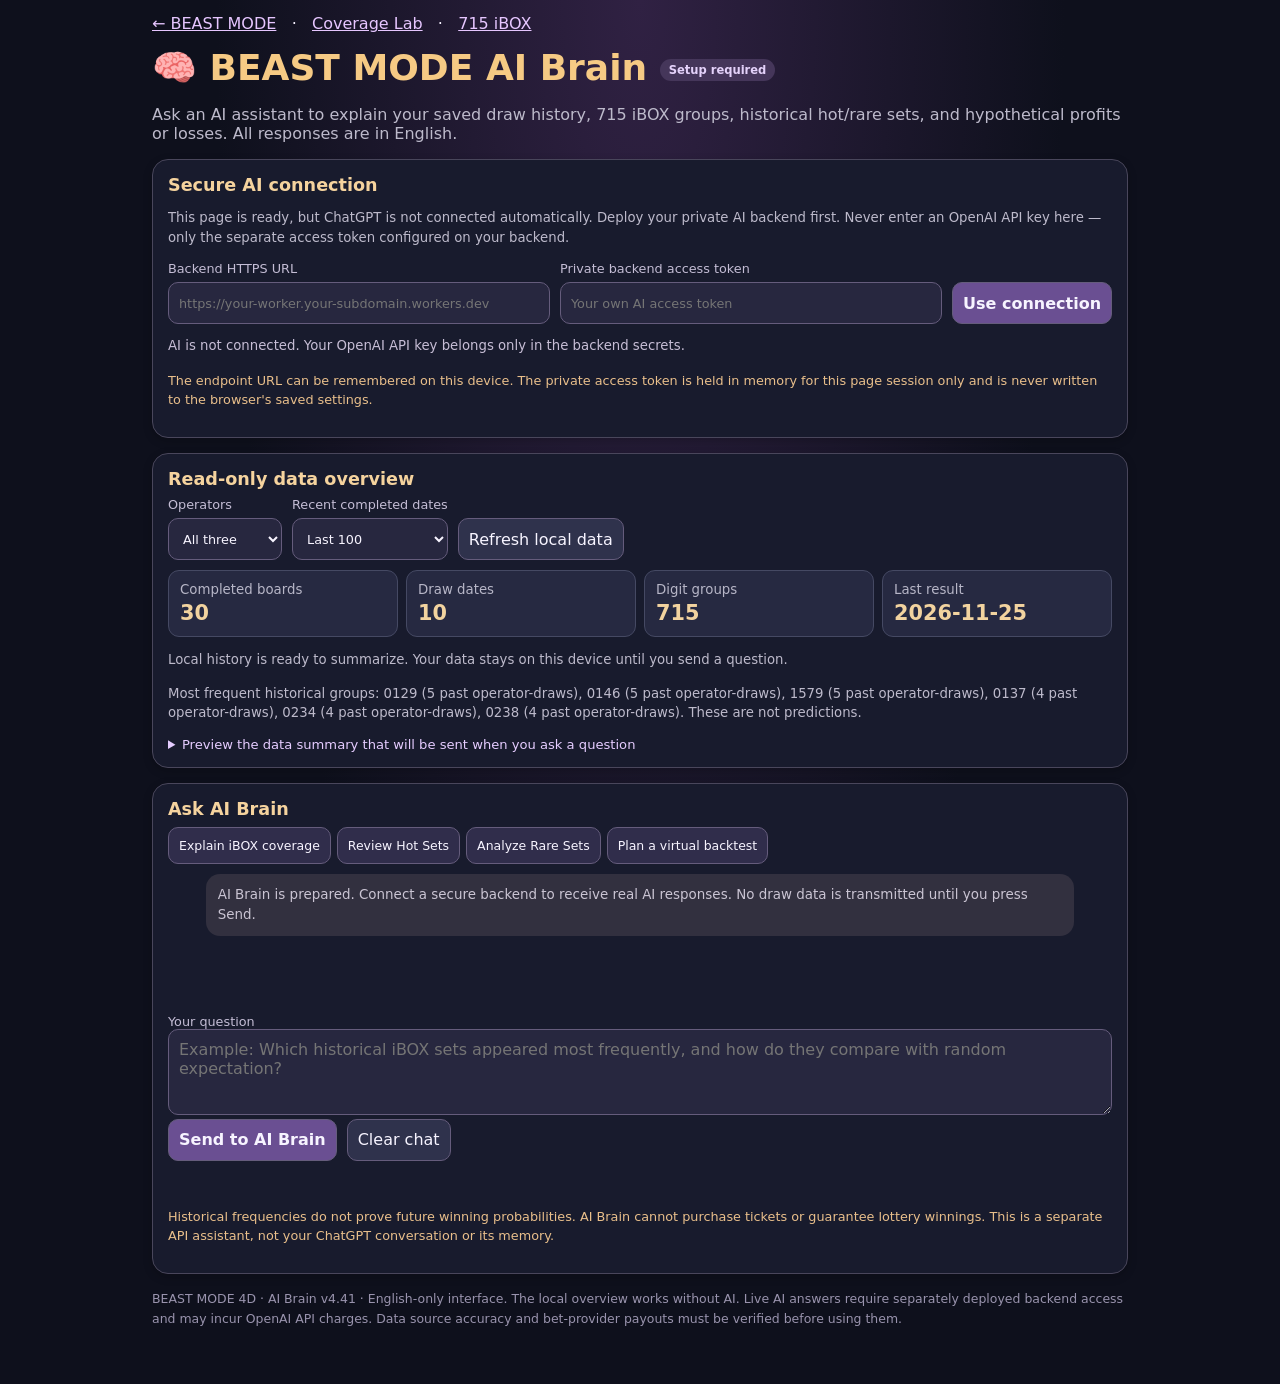
<file: ai-brain.html>
<!doctype html>
<html lang="en"><head><meta charset="utf-8"><meta name="viewport" content="width=device-width, initial-scale=1, viewport-fit=cover">
<meta name="theme-color" content="#140e22"><title>BEAST MODE 4D — AI Brain</title>
<style>
:root{color-scheme:dark;font-family:system-ui,-apple-system,Segoe UI,sans-serif;background:#0e101c;color:#f6f1ff}
*{box-sizing:border-box}body{max-width:1000px;margin:0 auto;padding:14px 12px 55px;background:radial-gradient(ellipse at top,#302143,#0e101c 60%);min-height:100vh}
a{color:#e6c6ff}h1{font-size:clamp(1.65rem,4vw,2.25rem);color:#f6ca84;margin:14px 0 5px}h2{font-size:1.1rem;margin:0 0 8px;color:#f5d39e}
.muted{color:#bdbacb}.small{font-size:.83rem;line-height:1.5}.pill{display:inline-block;font-size:.72rem;background:#45365a;color:#e4d2fa;border-radius:100px;padding:4px 9px;vertical-align:middle}
.panel{background:#181b2d;border:1px solid #49465b;border-radius:16px;padding:15px;margin:15px 0;box-shadow:0 3px 10px #0003}
.controls{display:flex;flex-wrap:wrap;gap:10px;align-items:end}
label{display:flex;flex-direction:column;gap:6px;font-size:.8rem;color:#c4bdd5;min-width:0}
input,textarea,select,button{font:inherit;border:1px solid #655c7c;background:#27273f;color:#f7f4ff;border-radius:10px;padding:10px;max-width:100%}
input,select,button{min-height:42px}label.wide{flex:1;min-width:190px}
input[type="url"],input[type="password"]{width:100%}
button{cursor:pointer;background:#6a4f92;font-weight:600}button:disabled{opacity:.5;cursor:default}
button.secondary{background:#2f324c;font-weight:500}button:focus-visible,input:focus-visible,textarea:focus-visible{outline:2px solid #b88dea}
.grid{display:grid;grid-template-columns:repeat(auto-fit,minmax(135px,1fr));gap:8px;margin:10px 0}
.metric{background:#262941;border:1px solid #454963;border-radius:11px;padding:11px}
.metric small{color:#b7b6c7;display:block}.metric strong{color:#f2d39f;font-size:1.3rem;display:block;margin-top:4px}
.samples{display:flex;flex-wrap:wrap;gap:6px}.samples button{font-size:.78rem;background:#302d4b;min-height:37px;padding:7px 10px;font-weight:500}
#chatLog{display:flex;flex-direction:column;gap:10px;max-height:470px;min-height:150px;overflow:auto;padding:10px 5px;scrollbar-color:#75668a #201e33}
.bubble{border-radius:14px;padding:11px 12px;max-width:93%;white-space:pre-wrap;line-height:1.5;overflow-wrap:anywhere}
.bubble.user{align-self:flex-end;background:#54417b}
.bubble.assistant{align-self:flex-start;background:#2d314a}
.bubble.system{align-self:center;background:#32303f;font-size:.84rem;color:#cac4d3}
.bubble .who{display:block;font-size:.69rem;opacity:.78;font-weight:700;margin-bottom:5px;text-transform:uppercase;letter-spacing:.5px}
textarea{width:100%;resize:vertical;min-height:86px}
.state{min-height:20px;color:#c7bed6;font-size:.83rem}
.notice{font-size:.8rem;color:#e9bf8b;line-height:1.5}
summary{cursor:pointer;color:#e5ccff;font-size:.82rem}pre{white-space:pre-wrap;overflow-wrap:anywhere;font-size:.72rem;line-height:1.5;color:#c1bacf;max-height:240px;overflow:auto}
footer{color:#9993ad;font-size:.78rem;line-height:1.6}
@media(max-width:500px){label.wide{min-width:100%}.bubble{max-width:100%}}
</style></head>
<body>
<nav><a href="./index.html">← BEAST MODE</a> &nbsp; · &nbsp; <a href="./coverage-mode.html">Coverage Lab</a> &nbsp; · &nbsp; <a href="./ibox-715.html">715 iBOX</a></nav>
<h1>🧠 BEAST MODE AI Brain <span id="badge" class="pill">Setup required</span></h1>
<p class="muted">Ask an AI assistant to explain your saved draw history, 715 iBOX groups, historical hot/rare sets, and hypothetical profits or losses. All responses are in English.</p>
<section class="panel">
<h2>Secure AI connection</h2>
<p class="small muted">This page is ready, but ChatGPT is not connected automatically. Deploy your private AI backend first. Never enter an OpenAI API key here — only the separate access token configured on your backend.</p>
<div class="controls">
<label class="wide">Backend HTTPS URL <input id="endpoint" type="url" inputmode="url" autocomplete="off" placeholder="https://your-worker.your-subdomain.workers.dev"></label>
<label class="wide">Private backend access token <input id="accessToken" type="password" autocomplete="off" placeholder="Your own AI access token"></label>
<button id="saveConfig" type="button">Use connection</button>
</div>
<p class="state" id="configStatus" role="status">AI is not connected. Your OpenAI API key belongs only in the backend secrets.</p>
<p class="notice">The endpoint URL can be remembered on this device. The private access token is held in memory for this page session only and is never written to the browser's saved settings.</p>
</section>
<section class="panel">
<h2>Read-only data overview</h2>
<div class="controls">
<label>Operators <select id="operator"><option value="ALL">All three</option><option value="MAGNUM">Magnum</option><option value="TOTO">Sports Toto</option><option value="DAMACAI">Da Ma Cai</option></select></label>
<label>Recent completed dates <select id="window"><option value="30">Last 30</option><option value="100" selected>Last 100</option><option value="all">All available</option></select></label>
<button id="reloadData" type="button" class="secondary">Refresh local data</button>
</div>
<div class="grid" id="metrics"></div>
<p id="dataStatus" class="small muted"></p>
<p id="topSets" class="small muted"></p>
<details><summary>Preview the data summary that will be sent when you ask a question</summary><pre id="contextPreview"></pre></details>
</section>
<section class="panel">
<h2>Ask AI Brain</h2>
<div class="samples">
<button type="button" data-question="Explain my 715 iBOX set coverage and why complete coverage may still lose money.">Explain iBOX coverage</button>
<button type="button" data-question="Compare the historically most frequent digit groups with their fair-draw reference rates. Is there any evidence of a predictive edge?">Review Hot Sets</button>
<button type="button" data-question="What can we conclude about low-frequency or Rare Sets from the available history?">Analyze Rare Sets</button>
<button type="button" data-question="Explain a careful virtual backtest for the next 4D draw using a saved watchlist, including how to avoid look-ahead bias.">Plan a virtual backtest</button>
</div>
<div id="chatLog" role="log" aria-live="polite">
 <div class="bubble system">AI Brain is prepared. Connect a secure backend to receive real AI responses. No draw data is transmitted until you press Send.</div>
</div>
<form id="askForm">
<label for="question">Your question</label>
<textarea id="question" maxlength="1200" placeholder="Example: Which historical iBOX sets appeared most frequently, and how do they compare with random expectation?"></textarea>
<div class="controls"><button id="send" type="submit">Send to AI Brain</button><button id="clear" type="button" class="secondary">Clear chat</button></div>
</form>
<p class="state" id="chatStatus" role="status"></p>
<p class="notice">Historical frequencies do not prove future winning probabilities. AI Brain cannot purchase tickets or guarantee lottery winnings. This is a separate API assistant, not your ChatGPT conversation or its memory.</p>
</section>
<footer>BEAST MODE 4D · AI Brain v4.41 · English-only interface. The local overview works without AI. Live AI answers require separately deployed backend access and may incur OpenAI API charges. Data source accuracy and bet-provider payouts must be verified before using them.</footer>
<script>
(()=>{
'use strict';
const $=id=>document.getElementById(id);
const four=v=>typeof v==='string'&&/^\d{4}$/.test(v);
const sig=s=>String(s).split('').sort().join('');
const names={MAGNUM:'Magnum',TOTO:'Sports Toto',DAMACAI:'Da Ma Cai'};
let backend='',accessToken='',history=[],boards=[],activeContext={};
function dateOK(d){return /^\d{4}-\d{2}-\d{2}$/.test(String(d||''))}
function normalize(b,origin){
 const op=String(b.op||b.operator||'').toUpperCase().replace(/[^A-Z0-9]/g,'');
 const operator=op.includes('MAGNUM')?'MAGNUM':op.includes('TOTO')?'TOTO':op.includes('DAMACAI')||op==='DMC'?'DAMACAI':null;
 const date=b.date;
 if(!operator||!dateOK(date))return null;
 let keys=[];
 if(Array.isArray(b.keys)&&b.keys.length===23&&b.keys.every(four))keys=b.keys.map(sig);
 else if(Array.isArray(b.top3)&&b.top3.length===3&&Array.isArray(b.special)&&b.special.length===10&&Array.isArray(b.consolation)&&b.consolation.length===10){
   const all=[...b.top3,...b.special,...b.consolation];
   if(!all.every(four))return null;
   keys=all.map(sig);
 }else return null;
 return{date,operator,keys,source:String(origin||b.source||'Stored data').slice(0,80)};
}
function readArchive(){
 const data=[];
 try{
  const rows=JSON.parse(localStorage.getItem('b4d-ibox715-hit-history-v1')||'[]');
  if(Array.isArray(rows))for(const b of rows){const n=normalize(b,'Saved iBOX history');if(n)data.push(n)}
 }catch(e){console.warn('No compatible saved history')}
 return data;
}
async function refreshData(){
 $('dataStatus').textContent='Reading saved checked draw results…';
 const merged=new Map();
 let archive=readArchive();
 for(const b of archive)merged.set(b.date+'|'+b.operator,b);
 try{
  const response=await fetch('./data/verified-results.json',{cache:'no-store'});
  if(response.ok){
   const data=await response.json();
   if(Array.isArray(data.draws))for(const b of data.draws){
    const row=normalize(b,'Bundled checked draw archive');
    if(row&&!merged.has(row.date+'|'+row.operator))merged.set(row.date+'|'+row.operator,row);
   }
  }
 }catch(e){/* offline: local records only */}
 boards=[...merged.values()].sort((a,b)=>b.date.localeCompare(a.date)||a.operator.localeCompare(b.operator));
 renderContext();
}
function readSavedWatchlist(){
 try{
  const value=JSON.parse(localStorage.getItem('b4d-ibox715-watchlist-v1')||'null');
  if(value&&Array.isArray(value.keys))return{
   through:String(value.through||''),sample:Number(value.sample)||0,
   threshold:Number(value.threshold)||0,
   operators:Array.isArray(value.operators)?value.operators.slice(0,3):[],
   sets:value.keys.slice(0,75).filter(four)
  };
 }catch(e){}
 return null;
}
function buildContext(){
 const operator=$('operator').value;
 const subset=boards.filter(b=>operator==='ALL'||b.operator===operator);
 const limit=$('window').value==='all'?Infinity:Number($('window').value);
 const dates=[...new Set(subset.map(b=>b.date))].slice(0,limit);
 const selected=new Set(dates);
 const observations=subset.filter(b=>selected.has(b.date));
 const frequency=new Map();
 for(const b of observations){
  for(const k of new Set(b.keys))frequency.set(k,(frequency.get(k)||0)+1);
 }
 const denom=observations.length;
 const top=[...frequency].map(([group,hits])=>{
  const counts={};for(const c of group)counts[c]=(counts[c]||0)+1;
  const fact=[1,1,2,6,24],permutations=24/Object.values(counts).reduce((v,n)=>v*fact[n],1);
  // Fair reference: at least one of 23 distinct winning numbers belongs to this digit group.
  let noMatch=1;for(let draw=0;draw<23;draw++)noMatch*=(10000-permutations-draw)/(10000-draw);
  const baseline=1-noMatch;
  return{group,hitOperatorDraws:hits,observedRatePct:denom?Number((100*hits/denom).toFixed(2)):0,fairDrawReferencePct:Number((100*baseline).toFixed(2)),permutations};
 }).sort((a,b)=>b.hitOperatorDraws-a.hitOperatorDraws||a.group.localeCompare(b.group));
 return {
  contextLabel:'Local BEAST MODE historical draw summary, not future results',
  selectedOperator:operator,
  analyzedOperatorDraws:denom,
  datesAnalyzed:dates.length,
  latestDate:dates[0]||null,
  oldestDate:dates.at(-1)||null,
  prizePositionsPerCompleteDraw:23,
  distinctDigitGroups:715,
  totalOrderedOutcomes:10000,
  topHistoricalGroups:top.slice(0,20),
  savedVirtualWatchlist:readSavedWatchlist(),
  recentBoards:observations.slice(0,9).map(b=>({date:b.date,operator:b.operator,numberGroupKeys:b.keys,source:b.source})),
  limitations:['Historical fit is not a future winning probability.','Results may not cover all archived draws.','Operator prize rates and rebates are not independently verified.','Many winners are in 24-way sets more often by construction.']
 };
}
function renderContext(){
 activeContext=buildContext();const d=activeContext;
 const values=[
  ['Completed boards',d.analyzedOperatorDraws],['Draw dates',d.datesAnalyzed],
  ['Digit groups',d.distinctDigitGroups],['Last result',d.latestDate||'Pending']
 ];
 $('metrics').innerHTML=values.map(([label,value])=>'<div class="metric"><small>'+label+'</small><strong>'+value+'</strong></div>').join('');
 $('dataStatus').textContent=d.analyzedOperatorDraws?'Local history is ready to summarize. Your data stays on this device until you send a question.':'No compatible results stored yet. Import or sync verified draws in Coverage Lab first.';
 $('topSets').textContent=d.topHistoricalGroups.length?
 'Most frequent historical groups: '+d.topHistoricalGroups.slice(0,6).map(v=>v.group+' ('+v.hitOperatorDraws+' past operator-draws)').join(', ')+'. These are not predictions.':'No historical groups available for analysis.';
 $('contextPreview').textContent=JSON.stringify(activeContext,null,2);
}
function addBubble(role,content){
 const bubble=document.createElement('div');
 bubble.className='bubble '+role;
 const who=document.createElement('span');who.className='who';who.textContent=role==='assistant'?'AI Brain':role==='user'?'You':'Status';
 const msg=document.createElement('span');msg.textContent=content;
 bubble.append(who,msg);$('chatLog').append(bubble);$('chatLog').scrollTop=$('chatLog').scrollHeight;
}
function validEndpoint(value){
 try{const u=new URL(value.trim());return u.protocol==='https:'&&!!u.hostname&&!u.username&&!u.password&&!u.search&&!u.hash?u.origin:null}catch{return null}
}
function useConnection(){
 const url=validEndpoint($('endpoint').value);
 const token=$('accessToken').value.trim();
 if(!url){$('configStatus').textContent='Enter a valid HTTPS backend URL.';return}
 if(token.length<24){$('configStatus').textContent='Enter the separate backend access token (at least 24 characters), not an OpenAI API key.';return}
 backend=url;accessToken=token;$('accessToken').value='';
 try{localStorage.setItem('b4d-ai-brain-endpoint-v1',url)}catch{}
 $('badge').textContent='Backend configured';
 $('configStatus').textContent='Backend address and access token set for this page session. Connection is verified when you send a question.';
}
async function submitQuestion(e){
 e.preventDefault();
 const message=$('question').value.trim();
 if(message.length<2){$('chatStatus').textContent='Please enter a question.';return}
 if(!backend||!accessToken){$('chatStatus').textContent='Configure a secure backend and access token first.';return}
 const prior=history.slice(-6);
 $('question').value='';
 addBubble('user',message);
 $('chatStatus').textContent='Contacting AI Brain…';$('send').disabled=true;
 const controller=new AbortController(),timer=setTimeout(()=>controller.abort(),28000);
 try{
  const response=await fetch(backend+'/chat',{
   method:'POST',
   headers:{'Content-Type':'application/json','Authorization':'Bearer '+accessToken},
   body:JSON.stringify({message,history:prior,context:activeContext}),
   signal:controller.signal
  });
  const data=await response.json().catch(()=>({}));
  if(!response.ok)throw Error(data.error||'AI request failed. Check backend configuration.');
  if(typeof data.answer!=='string'||!data.answer.trim())throw Error('AI returned an empty reply.');
  addBubble('assistant',data.answer.trim());
  history.push({role:'user',content:message},{role:'assistant',content:data.answer.trim().slice(0,1500)});
  history=history.slice(-8);
  $('badge').textContent='AI connected';
  $('chatStatus').textContent='AI response received. Responses are not proof of predictable future draws.';
 }catch(err){
  addBubble('system','Unable to complete the AI request: '+(err.name==='AbortError'?'request timed out':err.message));
  $('chatStatus').textContent='Not connected. Check your backend URL, token, allowed site origin, and API configuration.';
 }finally{clearTimeout(timer);$('send').disabled=false}
}
function init(){
 try{$('endpoint').value=localStorage.getItem('b4d-ai-brain-endpoint-v1')||''}catch{}
 $('saveConfig').onclick=useConnection;
 $('clear').onclick=()=>{history=[];$('chatLog').innerHTML='';addBubble('system','Chat cleared from this page. No data was sent by clearing it.')};
 $('askForm').addEventListener('submit',submitQuestion);
 $('operator').onchange=renderContext;$('window').onchange=renderContext;
 $('reloadData').onclick=refreshData;
 document.querySelectorAll('[data-question]').forEach(btn=>btn.addEventListener('click',()=>{$('question').value=btn.dataset.question;$('question').focus()}));
 refreshData();
}
init();
})();
</script></body></html>
</file>
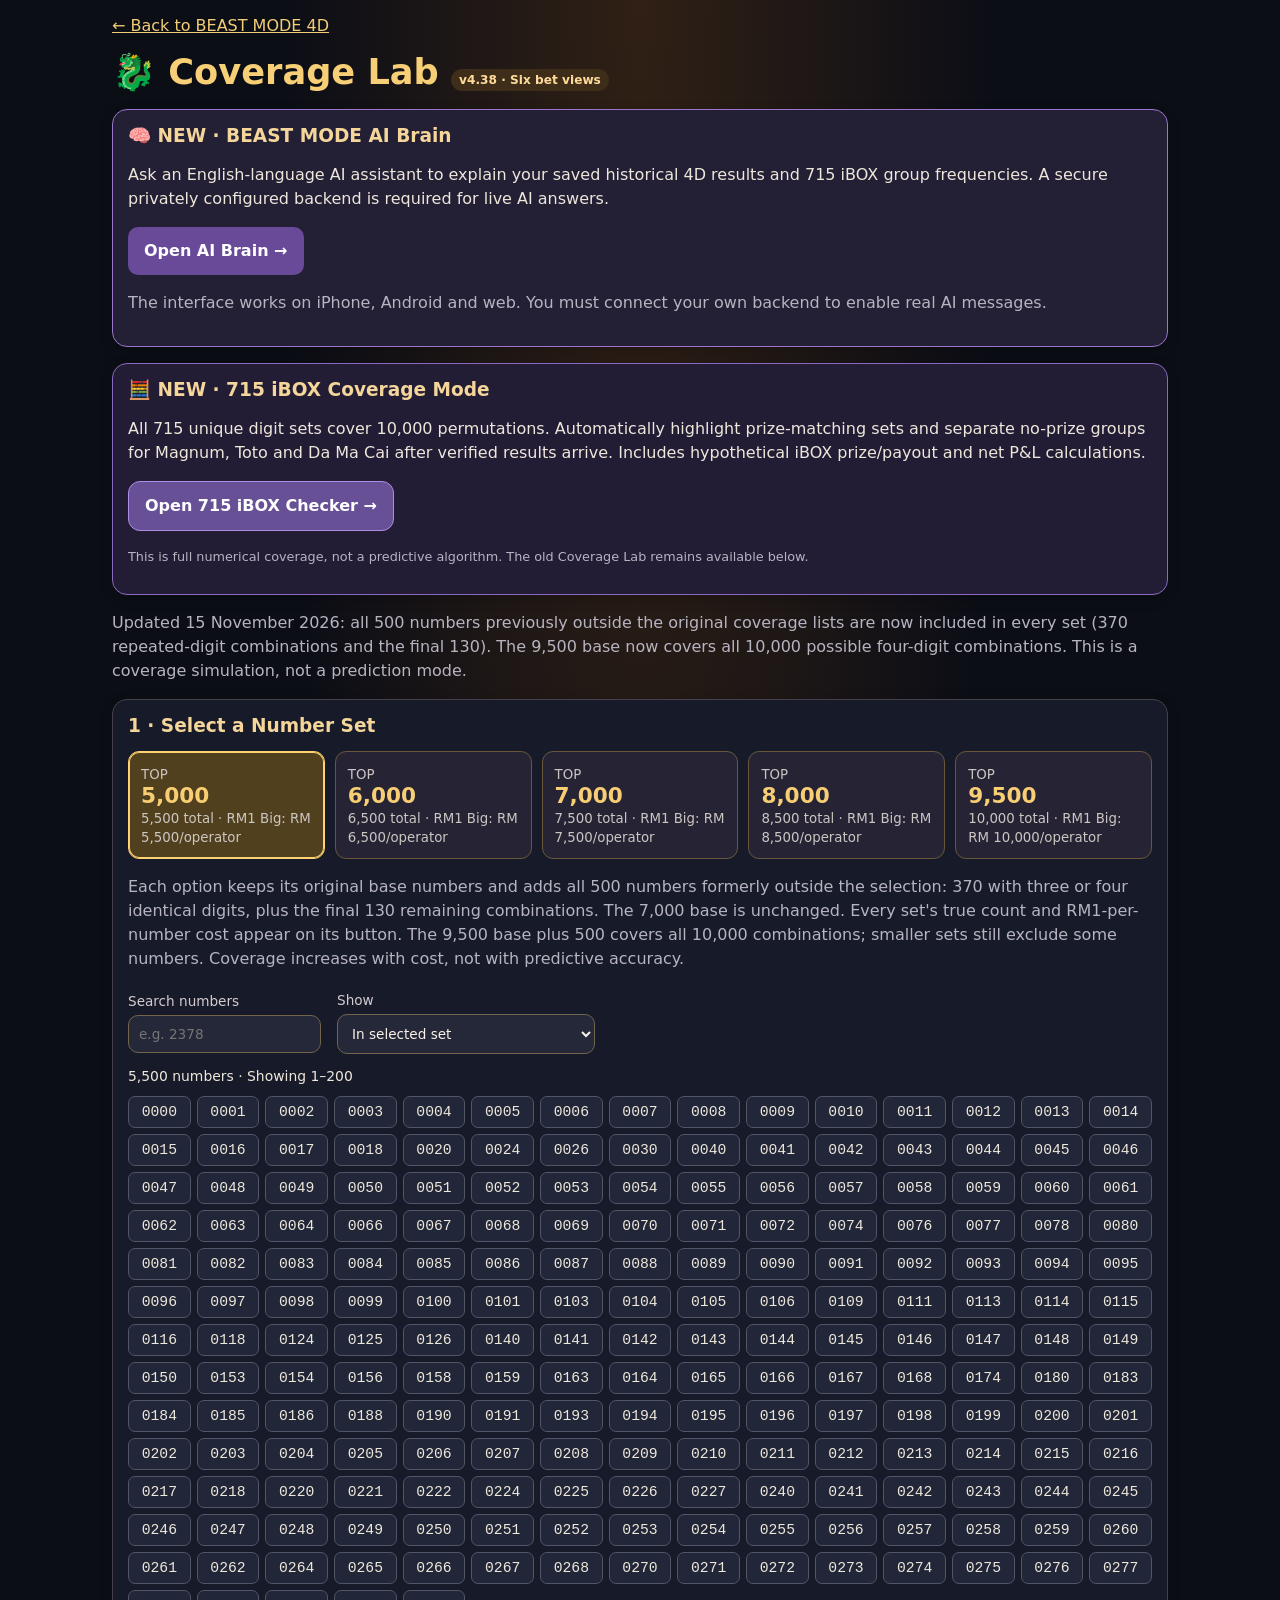
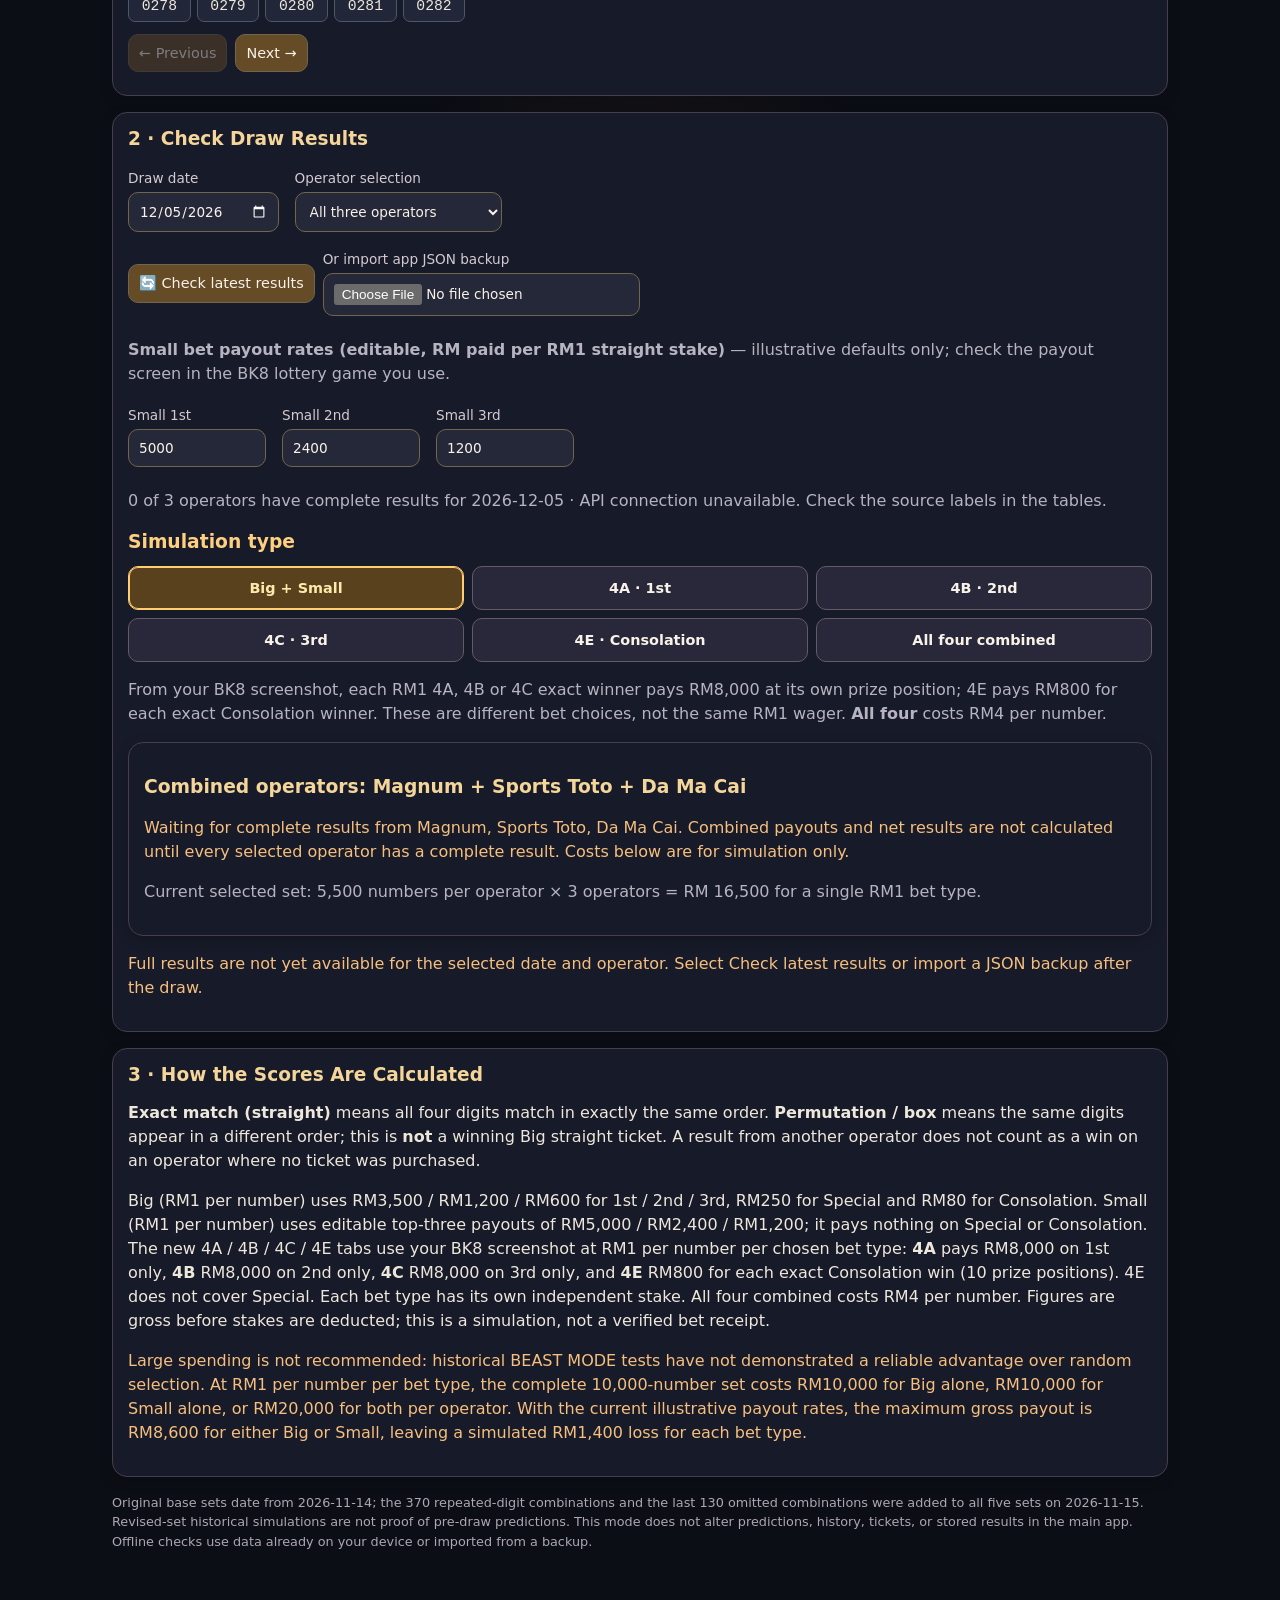
<file: coverage-mode.html>
<!doctype html>
<html lang="en"><head><meta charset="utf-8"><meta name="viewport" content="width=device-width,initial-scale=1,viewport-fit=cover">
<meta name="theme-color" content="#120e0d"><title>BEAST MODE 4D — Coverage Lab</title>
<style>
:root{color-scheme:dark;font-family:system-ui,-apple-system,Segoe UI,sans-serif;color:#eee7db;background:#0c0e16}
*{box-sizing:border-box}body{max-width:1080px;margin:0 auto;padding:16px 12px 60px;background:radial-gradient(ellipse at top,#302015,#0c0e16 46%)}
h1{color:#f7cf76;font-size:clamp(1.5rem,4vw,2.2rem);margin:16px 0 6px}h2{font-size:1.16rem;color:#f4d59a;margin-top:0}p{line-height:1.5}
a{color:#f4cd77}.muted{color:#b7b4c1}.warn{color:#f6bf7f}.success{color:#a5e6c9}
.panel{background:#171a28;border:1px solid #45404a;border-radius:15px;margin:16px 0;padding:15px;box-shadow:0 4px 14px #0003}
.layout{display:grid;grid-template-columns:repeat(auto-fit,minmax(145px,1fr));gap:10px}
.tile{padding:12px;border-radius:11px;border:1px solid #69573b;background:#262335;color:inherit;text-align:left;cursor:pointer}
.tile strong{font-size:1.35rem;display:block;color:#f7ce73}.tile small{color:#ccc6c2}.tile.active{background:#51401e;border-color:#ffd371;box-shadow:inset 0 0 0 1px #ffd371}
.bet-tabs{display:grid;grid-template-columns:repeat(3,minmax(0,1fr));gap:8px;margin:14px 0}
.bet-tabs button{min-height:44px;padding:9px 6px;font-size:.9rem;font-weight:600;background:#29283b;border-color:#635b64}
.bet-tabs button.active{background:#59411d;border-color:#ffce72;color:#ffe9aa;box-shadow:inset 0 0 0 1px #ffce72}
.mode-ledger{min-width:550px}
.mode-ledger td small{display:block;color:#bab8c8;font-size:.75rem;margin-top:3px}
.mode-ledger td b{font-size:.92rem}
@media(max-width:420px){.bet-tabs{grid-template-columns:repeat(2,minmax(0,1fr))}.mode-ledger{min-width:520px}}
label{display:inline-flex;flex-direction:column;font-size:.85rem;color:#d4cbd0;gap:6px;margin:5px 8px 6px 0}
input,select,button{border:1px solid #71654c;background:#252839;color:#f9f2e8;border-radius:10px;padding:10px;max-width:100%;font:inherit}
button{background:#654b26;cursor:pointer}button:disabled{opacity:.45;cursor:default}
.actions{display:flex;flex-wrap:wrap;gap:8px;align-items:center;margin:8px 0}
.actions button{font-size:.9rem}.summary{display:grid;grid-template-columns:repeat(auto-fit,minmax(115px,1fr));gap:9px;margin:14px 0}
.metric{background:#232938;border:1px solid #444654;border-radius:12px;padding:10px}
.metric small{display:block;color:#b6b5c5}.metric b{color:#ffd47e;font-size:1.35rem}
.scroll{overflow-x:auto}table{width:100%;border-collapse:collapse;font-size:.88rem;min-width:620px}
th,td{padding:10px 7px;text-align:left;border-bottom:1px solid #3b3e4c}th{color:#e9c77c}td.num{font-variant-numeric:tabular-nums;font-family:ui-monospace,monospace;font-weight:700;letter-spacing:1px}
.match{color:#a0eed0;font-weight:700}.miss{color:#bcb3ba}.extra{color:#ffcf81}
.tags{display:flex;flex-wrap:wrap;gap:6px;margin-top:8px}.tag{background:#282c3d;border:1px solid #666;padding:4px 8px;border-radius:9px;font-size:.8rem}
.number-grid{display:grid;grid-template-columns:repeat(auto-fill,minmax(61px,1fr));gap:6px;margin:12px 0}.num-chip{padding:7px 3px;background:#212738;border:1px solid #515568;border-radius:7px;text-align:center;font-family:ui-monospace,monospace;font-size:.92rem}
footer{font-size:.8rem;color:#aca7b2;line-height:1.5}.pill{background:#3d2d19;color:#ffdb9b;padding:4px 8px;border-radius:20px;font-size:.76rem}
#status{min-height:1.5em}#numberStatus{font-size:.87rem}
</style>
</head><body>
<nav><a href="./index.html">← Back to BEAST MODE 4D</a></nav>
<h1>🐉 Coverage Lab <span class="pill">v4.38 · Six bet views</span></h1>
<section class="panel" style="border-color:#9b75cb;background:#231f35"><h2>🧠 NEW · BEAST MODE AI Brain</h2><p>Ask an English-language AI assistant to explain your saved historical 4D results and 715 iBOX group frequencies. A secure privately configured backend is required for live AI answers.</p><p><a href="./ai-brain.html" style="display:inline-block;background:#694a98;color:white;font-weight:700;padding:12px 16px;text-decoration:none;border-radius:10px">Open AI Brain →</a></p><p class="muted">The interface works on iPhone, Android and web. You must connect your own backend to enable real AI messages.</p></section>
<section class="panel" style="border-color:#8a6ac1;background:#231c35"><h2>🧮 NEW · 715 iBOX Coverage Mode</h2><p>All 715 unique digit sets cover 10,000 permutations. Automatically highlight prize-matching sets and separate no-prize groups for Magnum, Toto and Da Ma Cai after verified results arrive. Includes hypothetical iBOX prize/payout and net P&amp;L calculations.</p><p><a href="./ibox-715.html" style="display:inline-block;background:#675096;border:1px solid #ad8ee6;border-radius:12px;padding:12px 16px;color:white;font-weight:700;text-decoration:none">Open 715 iBOX Checker →</a></p><p class="muted" style="font-size:.8rem">This is full numerical coverage, not a predictive algorithm. The old Coverage Lab remains available below.</p></section>
<p class="muted">Updated 15 November 2026: all 500 numbers previously outside the original coverage lists are now included in every set (370 repeated-digit combinations and the final 130). The 9,500 base now covers all 10,000 possible four-digit combinations. This is a coverage simulation, not a prediction mode.</p>
<section class="panel"><h2>1 · Select a Number Set</h2><div class="layout" id="setCards">
<button type="button" class="tile active" data-set="5000" aria-pressed="true"><small>TOP</small><strong>5,000</strong><small>5,500 total · RM1 Big: RM 5,500/operator</small></button>
<button type="button" class="tile" data-set="6000" aria-pressed="false"><small>TOP</small><strong>6,000</strong><small>6,500 total · RM1 Big: RM 6,500/operator</small></button>
<button type="button" class="tile" data-set="7000" aria-pressed="false"><small>TOP</small><strong>7,000</strong><small>7,500 total · RM1 Big: RM 7,500/operator</small></button>
<button type="button" class="tile" data-set="8000" aria-pressed="false"><small>TOP</small><strong>8,000</strong><small>8,500 total · RM1 Big: RM 8,500/operator</small></button>
<button type="button" class="tile" data-set="9500" aria-pressed="false"><small>TOP</small><strong>9,500</strong><small>10,000 total · RM1 Big: RM 10,000/operator</small></button>
</div>
<p class="muted">Each option keeps its original base numbers and adds all 500 numbers formerly outside the selection: 370 with three or four identical digits, plus the final 130 remaining combinations. The 7,000 base is unchanged. Every set's true count and RM1-per-number cost appear on its button. The 9,500 base plus 500 covers all 10,000 combinations; smaller sets still exclude some numbers. Coverage increases with cost, not with predictive accuracy.</p>
<div class="actions"><label>Search numbers <input id="searchNumber" inputmode="numeric" maxlength="4" placeholder="e.g. 2378"></label>
<label>Show <select id="numberFilter"><option value="selected">In selected set</option><option value="restored">First 370 restored combinations</option><option value="last130">Final 130 added combinations</option><option value="missed">Not in selected set</option></select></label></div>
<div id="numberStatus" role="status"></div><div class="number-grid" id="numberList"></div>
<div class="actions"><button id="prevNumbers">← Previous</button><button id="nextNumbers">Next →</button></div>
</section>
<section class="panel"><h2>2 · Check Draw Results</h2>
<div class="actions"><label>Draw date <input type="date" id="drawDate"></label>
<label>Operator selection <select id="operator"><option value="ALL">All three operators</option><option value="MAGNUM+TOTO">Magnum + Sports Toto</option><option value="TOTO+DAMACAI">Sports Toto + Da Ma Cai</option><option value="MAGNUM+DAMACAI">Magnum + Da Ma Cai</option><option value="MAGNUM">Magnum only</option><option value="TOTO">Sports Toto only</option><option value="DAMACAI">Da Ma Cai only</option></select></label></div>
<div class="actions"><button id="refresh">🔄 Check latest results</button><label>Or import app JSON backup <input id="backup" type="file" accept=".json,application/json"></label></div>
<p class="muted"><b>Small bet payout rates (editable, RM paid per RM1 straight stake)</b> — illustrative defaults only; check the payout screen in the BK8 lottery game you use.</p>
<div class="actions" id="smallRateInputs">
<label>Small 1st <input type="number" id="smallFirst" min="0" max="1000000" step="0.01" inputmode="decimal" value="5000"></label>
<label>Small 2nd <input type="number" id="smallSecond" min="0" max="1000000" step="0.01" inputmode="decimal" value="2400"></label>
<label>Small 3rd <input type="number" id="smallThird" min="0" max="1000000" step="0.01" inputmode="decimal" value="1200"></label>
</div>
<p id="smallRateError" class="warn" role="status"></p>
<p id="status" class="muted" role="status">Loading data…</p>
<h3 style="color:#ffcf81;margin:18px 0 6px">Simulation type</h3>
<div id="betTabs" class="bet-tabs" role="group" aria-label="Choose the bet simulation">
<button type="button" class="active" data-bet-view="standard" aria-pressed="true">Big + Small</button>
<button type="button" data-bet-view="4A" aria-pressed="false">4A · 1st</button>
<button type="button" data-bet-view="4B" aria-pressed="false">4B · 2nd</button>
<button type="button" data-bet-view="4C" aria-pressed="false">4C · 3rd</button>
<button type="button" data-bet-view="4E" aria-pressed="false">4E · Consolation</button>
<button type="button" data-bet-view="allFour" aria-pressed="false">All four combined</button>
</div>
<p class="muted">From your BK8 screenshot, each RM1 4A, 4B or 4C exact winner pays RM8,000 at its own prize position; 4E pays RM800 for each exact Consolation winner. These are different bet choices, not the same RM1 wager. <b>All four</b> costs RM4 per number.</p>
<div id="combinedSummary" aria-live="polite"></div><div id="summary"></div><div id="results"></div></section>
<section class="panel"><h2>3 · How the Scores Are Calculated</h2>
<p><b>Exact match (straight)</b> means all four digits match in exactly the same order. <b>Permutation / box</b> means the same digits appear in a different order; this is <b>not</b> a winning Big straight ticket. A result from another operator does not count as a win on an operator where no ticket was purchased.</p>
<p>Big (RM1 per number) uses RM3,500 / RM1,200 / RM600 for 1st / 2nd / 3rd, RM250 for Special and RM80 for Consolation. Small (RM1 per number) uses editable top-three payouts of RM5,000 / RM2,400 / RM1,200; it pays nothing on Special or Consolation. The new 4A / 4B / 4C / 4E tabs use your BK8 screenshot at RM1 per number per chosen bet type: <b>4A</b> pays RM8,000 on 1st only, <b>4B</b> RM8,000 on 2nd only, <b>4C</b> RM8,000 on 3rd only, and <b>4E</b> RM800 for each exact Consolation win (10 prize positions). 4E does not cover Special. Each bet type has its own independent stake. All four combined costs RM4 per number. Figures are gross before stakes are deducted; this is a simulation, not a verified bet receipt.</p>
<p class="warn">Large spending is not recommended: historical BEAST MODE tests have not demonstrated a reliable advantage over random selection. At RM1 per number per bet type, the complete 10,000-number set costs RM10,000 for Big alone, RM10,000 for Small alone, or RM20,000 for both per operator. With the current illustrative payout rates, the maximum gross payout is RM8,600 for either Big or Small, leaving a simulated RM1,400 loss for each bet type.</p></section>
<footer>Original base sets date from 2026-11-14; the 370 repeated-digit combinations and the last 130 omitted combinations were added to all five sets on 2026-11-15. Revised-set historical simulations are not proof of pre-draw predictions. This mode does not alter predictions, history, tickets, or stored results in the main app. Offline checks use data already on your device or imported from a backup.</footer>
<script>
// Embedded, fixed 14 November 2026 selection data: eliminates external-script and browser-decompression dependencies.
window.B4D_COVERAGE_DATA="[base64]";
</script>
<script>
(function(){
'use strict';
const $=id=>document.getElementById(id);
const sizes=[5000,6000,7000,8000,9500],chars=['A','B','C','D'],prizes=[3500,1200,600,250,80];
let dataset='',setSize=5000,page=0,loadedBoards=[],backupBoards=[],status='',betView='standard';
const extraBetRates={'4A':8000,'4B':8000,'4C':8000,'4E':800};
const extraBetKeys=['4A','4B','4C','4E'];
const operatorGroups={
 ALL:['MAGNUM','TOTO','DAMACAI'],
 MAGNUM:['MAGNUM'],TOTO:['TOTO'],DAMACAI:['DAMACAI'],
 'MAGNUM+TOTO':['MAGNUM','TOTO'],
 'TOTO+DAMACAI':['TOTO','DAMACAI'],
 'MAGNUM+DAMACAI':['MAGNUM','DAMACAI']
};
const displayOperator={MAGNUM:'Magnum',TOTO:'Sports Toto',DAMACAI:'Da Ma Cai'};
const selectedOperators=()=>operatorGroups[$('operator').value]||operatorGroups.ALL;
// Fixed, reproducible midpoint: include every second candidate from the original 6,000-to-8,000 expansion.
const midSeven=new Uint8Array(10000);
function prepareSevenSet(){
 let tierCount=0;
 for(let n=0;n<10000;n++)if(dataset[n]==='C'){
  if(tierCount%2===0)midSeven[n]=1;
  tierCount++;
 }
 if(tierCount!==2000)throw Error('Expected exactly 2,000 additional candidates between the 6,000 and 8,000 sets; found '+tierCount);
}
const four=n=>typeof n==='string' && /^\d{4}$/.test(n);
const number=n=>String(n).padStart(4,'0');
const sig=n=>n.split('').sort().join('');
const escape=s=>String(s).replace(/[&<>"']/g,c=>({'&':'&amp;','<':'&lt;','>':'&gt;','"':'&quot;','\'':'&#39;'}[c]));
const money=n=>'RM '+(n<0?'−':'')+Math.abs(n).toLocaleString('en-MY',{minimumFractionDigits:0,maximumFractionDigits:2});
const selected=(n,s)=>{
 if(dataset[n]==='E')return true; // Include the entire original 500-number exclusion tier in every set.
 const tier=chars.indexOf(dataset[n]);
 if(tier<0)return false;
 if(s===7000)return tier<=1||(tier===2&&midSeven[n]===1);
 const maxTier=s===5000?0:s===6000?1:s===8000?2:s===9500?3:-1;
 return tier<=maxTier;
};
const excluded=n=>{const x=number(n),m=Math.max(...[...new Set(x)].map(c=>x.split(c).length-1));return m>=3;};
const last130=n=>dataset[n]==='E'&&!excluded(n);
const totalSize=base=>base+500;
function assertData(){
 if(dataset.length!==10000)throw Error('Number-set data length is not 10,000');
 let restored370=0,last130Count=0,originallyOmitted=0;
 for(let n=0;n<10000;n++){
  if(dataset[n]==='E'){
   originallyOmitted++;
   if(excluded(n))restored370++;
   else last130Count++;
  } else if(excluded(n)){
   throw Error('Repeated-digit number wrongly listed inside original base: '+number(n));
  }
 }
 if(originallyOmitted!==500||restored370!==370||last130Count!==130)
  throw Error('Expected 370+130 omitted numbers; found '+restored370+'+'+last130Count);
 for(const base of sizes){
  let count=0;
  for(let n=0;n<10000;n++)if(selected(n,base))count++;
  if(count!==totalSize(base))throw Error('Incorrect number count for base '+base+': '+count);
 }
}
function loadData(){
 dataset=window.B4D_COVERAGE_DATA||'';
 prepareSevenSet();
 assertData();
}
function renderCards(){
 $('setCards').querySelectorAll('[data-set]').forEach(el=>{
  const s=Number(el.dataset.set),active=setSize===s;
  el.classList.toggle('active',active);
  el.setAttribute('aria-pressed',String(active));
  el.onclick=()=>{setSize=s;page=0;renderCards();renderNumbers();renderResults();};
 });
}
function renderBetTabs(){
 $('betTabs').querySelectorAll('[data-bet-view]').forEach(el=>{
  const key=el.dataset.betView;
  const active=key===betView;
  el.classList.toggle('active',active);
  el.setAttribute('aria-pressed',String(active));
  el.onclick=()=>{betView=key;renderBetTabs();renderResults();};
 });
}
function extraBetForPrize(index){
 if(index===0)return '4A';
 if(index===1)return '4B';
 if(index===2)return '4C';
 if(index>=13&&index<23)return '4E';
 return null; // 4E does not cover the 10 Special prizes.
}
function renderNumbers(){
 if(!dataset)return;
 const q=$('searchNumber').value.replace(/\D/g,'').slice(0,4),filter=$('numberFilter').value;
 const matches=[];for(let n=0;n<10000;n++){
  const val=number(n);if(q&&!val.includes(q))continue;
  if(filter==='selected'&&!selected(n,setSize))continue;
  if(filter==='restored'&&!excluded(n))continue;
  if(filter==='last130'&&!last130(n))continue;
  if(filter==='missed'&&selected(n,setSize))continue;
  matches.push(val);
 } const limit=200,maxPage=Math.max(0,Math.ceil(matches.length/limit)-1);page=Math.min(page,maxPage);
 $('numberStatus').textContent=matches.length.toLocaleString('en-MY')+' numbers · '+(matches.length?'Showing '+(page*limit+1)+'–'+Math.min((page+1)*limit,matches.length):'No matches');
 $('numberList').innerHTML=matches.slice(page*limit,(page+1)*limit).map(n=>'<span class="num-chip">'+n+'</span>').join('');
 $('prevNumbers').disabled=page===0;$('nextNumbers').disabled=page===maxPage;
}
function normalOperator(s){
 const a=String(s||'').toUpperCase().replace(/[^A-Z0-9]/g,'');
 if(a.includes('MAGNUM'))return 'MAGNUM';
 if(a.includes('TOTO'))return 'TOTO';
 if(a.includes('DAMACAI')||a==='DMC')return 'DAMACAI';
 return null;
}
function normalizeBoard(op,date,top3,special,consolation,source){
 if(!['MAGNUM','TOTO','DAMACAI'].includes(op)||!/^\d{4}-\d{2}-\d{2}$/.test(date))return null;
 const items=[top3,special,consolation];if(items.some((x,i)=>!Array.isArray(x)||x.length!==[3,10,10][i]))return null;
 const all=items.flat();if(!all.every(four))return null;
 return {op,date,top3,special,consolation,source};
}
function collect(source,origin){
 const results=[];if(!source||typeof source!=='object')return results;
 const data=source.data&&typeof source.data==='object'?source.data:source;
 const operators=Array.isArray(data.operators)?data.operators:Array.isArray(data)?data:[];
 for(const o of operators){
  const op=normalOperator(o.name||o.operator||o.operator_name);
  if(!op)continue;
  const draws=Array.isArray(o.draws)?o.draws:[];for(const d of draws){
   const v=normalizeBoard(op,d.date,d.top3,d.special,d.consolation,origin);if(v)results.push(v);
  }
 }
 if(Array.isArray(data.results))for(const d of data.results){
  const op=normalOperator(d.operator||d.operator_name||d.name);
  const v=normalizeBoard(op,d.date,d.top3||[d.first,d.second,d.third],d.special,d.consolation,origin);if(v)results.push(v);
 }
 return results;
}
function scanPhone(){
 const found=[];try{
  for(let i=0;i<localStorage.length;i++){
   const key=localStorage.key(i);if(key==='b4d-coverage-cache-v438')continue;
   const val=localStorage.getItem(key);
   if(!val||val.length>18000000||(!val.includes('"draws"')&&!val.includes('"results"')))continue;   try{found.push(...collect(JSON.parse(val),'Data app · '+key));}catch{}
  }
  const cached=JSON.parse(localStorage.getItem('b4d-coverage-cache-v438')||'[]');
  if(Array.isArray(cached))for(const v of cached){const b=normalizeBoard(v.op,v.date,v.top3,v.special,v.consolation,v.source||'Cache Coverage Lab');if(b)found.push(b);}
 }catch(e){console.warn('Phone storage unavailable',e);}
 return found;
}
function integrate(rows){
 const map=new Map();
 for(const b of [...loadedBoards,...backupBoards,...rows]){
  const key=b.op+'|'+b.date;
  const old=map.get(key);
  if(!old||b.source.startsWith('API')||(!old.source.startsWith('API')&&b.source.startsWith('Data')))map.set(key,b);
 }
 loadedBoards=[...map.values()];
 try{
  const keep=loadedBoards.sort((a,b)=>b.date.localeCompare(a.date)).slice(0,70);
  localStorage.setItem('b4d-coverage-cache-v438',JSON.stringify(keep));
 }catch{}
}
async function fetchLive(date){
 const controller=new AbortController();const timer=setTimeout(()=>controller.abort(),12000);
 try{
  const r=await fetch('https://4dlivetoday.com/api/v1/results/'+encodeURIComponent(date),{cache:'no-store',signal:controller.signal});
  if(!r.ok)throw Error('HTTP '+r.status);
  const x=await r.json();
  if(x.source!=='4dlivetoday.com'||!Array.isArray(x.data?.results))throw Error('Invalid API source or response format');
  const verified=x.data.results.filter(z=>String(z.status||'').toLowerCase()==='checked');
  return collect({results:verified},'API checked: 4dlivetoday.com').filter(z=>z.date===date);
 }finally{clearTimeout(timer);}
}
async function refresh(force=false){
 const date=$('drawDate').value;
 $('status').textContent='Checking stored results on this device…';
 integrate(scanPhone());
 let online='';
 if(force||!loadedBoards.some(b=>b.date===date)){
  try{const x=await fetchLive(date);if(x.length){integrate(x);online=' · '+x.length+' complete results retrieved from API';}
      else online=' · API does not yet provide complete results';}
  catch(e){online=' · API connection unavailable';}
 }
 const count=loadedBoards.filter(b=>b.date===date).length;
 $('status').textContent=count+' of 3 operators have complete results for '+date+online+'. Check the source labels in the tables.';
 renderResults();
}
function prizeLines(b){
 const rows=[];b.top3.forEach((n,i)=>rows.push({n,tier:['1st','2nd','3rd'][i],price:prizes[i]}));
 b.special.forEach(n=>rows.push({n,tier:'Special',price:250}));
 b.consolation.forEach(n=>rows.push({n,tier:'Consolation',price:80}));
 return rows;
}
function getSmallRates(){
 const fields=['smallFirst','smallSecond','smallThird'];
 const values=fields.map(id=>$(id).value.trim()).map(v=>v===''?NaN:Number(v));
 return values.every(v=>Number.isFinite(v)&&v>=0&&v<=1000000)?values:null;
}
function check(b,s,smallRates){
 const rows=prizeLines(b),signatureSet=new Set();
 for(let n=0;n<10000;n++)if(selected(n,s))signatureSet.add(sig(number(n)));
 const hits=rows.map((p,i)=>({...p,hit:selected(Number(p.n),s),box:signatureSet.has(sig(p.n)),restored:excluded(p.n),last130:last130(Number(p.n)),smallPrice:i<3?smallRates[i]:0,extraBet:extraBetForPrize(i)}));
 const extraPayout={},extraHits={};
 for(const key of extraBetKeys){
  extraHits[key]=hits.filter(row=>row.extraBet===key&&row.hit).length;
  extraPayout[key]=extraHits[key]*extraBetRates[key];
 }
 return {
  hits,
  extraPayout,
  extraHits,
  count:hits.filter(x=>x.hit).length,
  smallHits:hits.slice(0,3).filter(x=>x.hit).length,
  boxOnly:hits.filter(x=>!x.hit&&x.box).length,
  restored:hits.filter(x=>x.restored).length,
  last130:hits.filter(x=>x.last130).length,
  payout:hits.reduce((v,x)=>v+(x.hit?x.price:0),0),
  smallPayout:hits.reduce((v,x)=>v+(x.hit?x.smallPrice:0),0)
 };
}
function renderCombinedTotals(ops,boards,smallRates){
 const target=$('combinedSummary');
 if(ops.length<2){target.innerHTML='';return;}
 const title=ops.map(op=>displayOperator[op]).join(' + ');
 const missing=ops.filter((op,i)=>!boards[i]);
 if(missing.length){
  target.innerHTML='<div class="panel"><h3 style="color:#f4d59a">Combined operators: '+title+'</h3><p class="warn">Waiting for complete results from '+missing.map(op=>displayOperator[op]).join(', ')+'. Combined payouts and net results are not calculated until every selected operator has a complete result. Costs below are for simulation only.</p><p class="muted">Current selected set: '+totalSize(setSize).toLocaleString('en-MY')+' numbers per operator × '+ops.length+' operators = '+money(totalSize(setSize)*ops.length)+' for a single RM1 bet type.</p></div>';
  return;
 }
 const stats=sizes.map(base=>({
  base,perOperator:totalSize(base),
  boards:boards.map(board=>check(board,base,smallRates))
 }));
 let html='<div class="panel"><h3 style="color:#f4d59a">Combined results · '+title+'</h3><p class="muted">All '+ops.length+' selected operators are included. Stakes are placed separately with each operator; gross payouts and costs are summed only after each individual operator is scored.</p>';
 if(betView==='standard'){
  html+='<div class="scroll"><table class="mode-ledger"><thead><tr><th>Base set</th><th>Numbers / operator</th><th>Big stake</th><th>Big payout</th><th>Big net</th><th>Small stake</th><th>Small payout</th><th>Small net</th><th>Big + Small stake</th><th>Big + Small net</th></tr></thead><tbody>';
  for(const entry of stats){
   const stake=entry.perOperator*ops.length;
   const big=entry.boards.reduce((sum,v)=>sum+v.payout,0);
   const small=entry.boards.reduce((sum,v)=>sum+v.smallPayout,0);
   const bigNet=big-stake,smallNet=small-stake,bothNet=big+small-2*stake;
   html+='<tr'+(entry.base===setSize?' style="background:#2d2a24"':'')+'><td>'+entry.base.toLocaleString('en-MY')+'</td><td>'+entry.perOperator.toLocaleString('en-MY')+'</td><td>'+money(stake)+'</td><td>'+money(big)+'</td><td>'+signedMoney(bigNet)+'</td><td>'+money(stake)+'</td><td>'+money(small)+'</td><td>'+signedMoney(smallNet)+'</td><td>'+money(stake*2)+'</td><td>'+signedMoney(bothNet)+'</td></tr>';
  }
 }else{
  const combined=betView==='allFour',types=combined?extraBetKeys:[betView];
  html+='<p class="muted">Bet type: '+(combined?'4A + 4B + 4C + 4E':betView)+' · '+types.length+' RM1 bet type(s) per number per operator.</p>';
  html+='<div class="scroll"><table class="mode-ledger"><thead><tr><th>Base set</th><th>Numbers / operator</th><th>Qualifying hits</th><th>Total stake</th><th>Gross payout</th><th>Combined net</th></tr></thead><tbody>';
  for(const entry of stats){
   const stake=entry.perOperator*ops.length*types.length;
   const payout=entry.boards.reduce((sum,board)=>sum+types.reduce((v,key)=>v+board.extraPayout[key],0),0);
   const hits=entry.boards.reduce((sum,board)=>sum+types.reduce((v,key)=>v+board.extraHits[key],0),0);
   html+='<tr'+(entry.base===setSize?' style="background:#2d2a24"':'')+'><td>'+entry.base.toLocaleString('en-MY')+'</td><td>'+entry.perOperator.toLocaleString('en-MY')+'</td><td class="match">'+hits+'/'+(ops.length*(combined?13:betView==='4E'?10:1))+'</td><td>'+money(stake)+'</td><td>'+money(payout)+'</td><td>'+signedMoney(payout-stake)+'</td></tr>';
  }
 }
 html+='</tbody></table></div><p class="muted">All figures are simulated for the selected draw date; combining operator results does not make a win on one operator count as a win on another.</p></div>';
 target.innerHTML=html;
}
const signedMoney=n=>'<span style="color:'+(n>=0?'#a7e4c5':'#f4a9a9')+'">'+money(n)+'</span>';
function renderExtraBetResults(ops,boards,smallRates){
 const combined=betView==='allFour';
 const label=combined?'4A + 4B + 4C + 4E':betView;
 const reason=combined
  ?'All four separate RM1 bets on every number: 4A, 4B, 4C and 4E. Stake is RM4 per number.'
  :betView==='4E'
   ?'RM1 per number for Consolation only (10 prize positions). Special prizes do not qualify.'
   :'RM1 per number for '+(betView==='4A'?'1st':betView==='4B'?'2nd':'3rd')+' Prize only.';
 let summary='<h3 style="color:#f4d59a">'+label+' · all five sets</h3><p class="muted">'+reason+' Each operator is calculated separately; only exact matches pay.</p>';
 summary+='<div class="scroll"><table class="mode-ledger"><thead><tr><th>Operator / set</th><th>Included</th><th>Qualifying hits</th><th>Stake</th><th>Gross payout</th><th>Net profit/loss</th></tr></thead><tbody>';
 let details='';
 for(let i=0;i<ops.length;i++){
  const op=ops[i],b=boards[i];
  if(!b){
   summary+='<tr><td><b>'+op+'</b></td><td colspan="5">Awaiting complete results</td></tr>';
   continue;
  }
  for(const s of sizes){
   const stat=check(b,s,smallRates);
   const hits=combined?extraBetKeys.reduce((sum,key)=>sum+stat.extraHits[key],0):stat.extraHits[betView];
   const payout=combined?extraBetKeys.reduce((sum,key)=>sum+stat.extraPayout[key],0):stat.extraPayout[betView];
   const stake=totalSize(s)*(combined?4:1);
   const net=payout-stake;
   summary+='<tr'+(s===setSize?' style="background:#2d2a24"':'')+'><td><b>'+op+'</b><small>Base '+s.toLocaleString('en-MY')+'</small></td><td>'+totalSize(s).toLocaleString('en-MY')+'</td><td class="match">'+hits+'/'+(combined?'13':betView==='4E'?'10':'1')+'</td><td>'+money(stake)+'</td><td>'+money(payout)+'</td><td style="color:'+(net>=0?'#a7e4c5':'#f4a9a9')+'">'+money(net)+'</td></tr>';
  }
  const stat=check(b,setSize,smallRates);
  const cost=totalSize(setSize)*(combined?4:1);
  const payout=combined?extraBetKeys.reduce((sum,key)=>sum+stat.extraPayout[key],0):stat.extraPayout[betView];
  details+='<h3 style="color:#f4d59a">'+op+' · '+label+'</h3><p class="muted">Base '+setSize.toLocaleString('en-MY')+' → '+totalSize(setSize).toLocaleString('en-MY')+' numbers · Stake '+money(cost)+' · Gross '+money(payout)+' · Net '+money(payout-cost)+'</p>';
  details+='<div class="scroll"><table class="mode-ledger"><thead><tr><th>Prize</th><th>Number</th><th>Bet</th><th>Exact hit</th><th>Gross payout</th></tr></thead><tbody>';
  details+=stat.hits.filter(row=>row.extraBet&&(combined||row.extraBet===betView))
   .map(row=>'<tr><td>'+row.tier+'</td><td class="num">'+row.n+'</td><td>'+row.extraBet+'</td><td class="'+(row.hit?'match':'miss')+'">'+(row.hit?'✓ HIT':'—')+'</td><td>'+money(row.hit?extraBetRates[row.extraBet]:0)+'</td></tr>').join('');
  details+='</tbody></table></div>';
 }
 summary+='</tbody></table></div><p class="muted">Each bet position is a separate straight-number bet, with no payout for permutation-only matches. 4E applies only to Consolation, not Special. Winnings and costs are simulated using RM1 per number per selected bet type and the payout rates visible in your uploaded BK8 screenshot.</p>';
 $('summary').innerHTML=summary;
 $('results').innerHTML=details;
}
function renderResults(){
 if(!dataset)return;
 const smallRates=getSmallRates();
 if(betView==='standard'&&!smallRates){
  $('smallRateError').textContent='Enter valid Small payout amounts from RM0 to RM1,000,000 for each top-three prize.';
  $('summary').innerHTML='';$('results').innerHTML='';$('combinedSummary').innerHTML='';
  return;
 }
 $('smallRateError').textContent=smallRates?'':'Small payout rates are invalid; Big + Small results are unavailable until corrected.';
 const date=$('drawDate').value,ops=selectedOperators();
 const boards=ops.map(op=>loadedBoards.find(b=>b.op===op&&b.date===date)||null);
 renderCombinedTotals(ops,boards,smallRates||[0,0,0]);
 if(!boards.some(Boolean)){$('summary').innerHTML='<p class="warn">Full results are not yet available for the selected date and operator. Select Check latest results or import a JSON backup after the draw.</p>';$('results').innerHTML='';return;}
 if(betView!=='standard'){renderExtraBetResults(ops,boards,smallRates||[0,0,0]);return;}
 let summary='<div class="scroll"><table><thead><tr><th>Operator</th><th>Base set</th><th>Numbers / cost per type</th><th>Big hits/23</th><th>Permutation-only*</th><th>First 370 hits</th><th>Final 130 hits</th><th>Big payout</th><th>Big net</th><th>Small hits/3</th><th>Small payout</th><th>Small net</th><th>Big + Small net</th></tr></thead><tbody>';
 let details='';
 for(let i=0;i<ops.length;i++){
  const b=boards[i],op=ops[i];if(!b){
   summary+='<tr><td>'+op+'</td><td colspan="12">Awaiting complete results</td></tr>';continue;
  }
  for(const s of sizes){
   const stat=check(b,s,smallRates),cost=totalSize(s),net=stat.payout-cost,smallNet=stat.smallPayout-cost,bothNet=stat.payout+stat.smallPayout-2*cost;
   summary+='<tr'+(s===setSize?' style="background:#2d2a24"':'')+'><td>'+op+'</td><td>'+s.toLocaleString('en-MY')+'</td><td>'+money(cost)+'</td><td class="match">'+stat.count+'/23</td><td>'+stat.boxOnly+'</td><td>'+stat.restored+'</td><td>'+stat.last130+'</td><td>'+money(stat.payout)+'</td><td style="color:'+(net>=0?'#a7e4c5':'#f4a9a9')+'">'+money(net)+'</td><td class="match">'+stat.smallHits+'/3</td><td>'+money(stat.smallPayout)+'</td><td style="color:'+(smallNet>=0?'#a7e4c5':'#f4a9a9')+'">'+money(smallNet)+'</td><td style="color:'+(bothNet>=0?'#a7e4c5':'#f4a9a9')+'">'+money(bothNet)+'</td></tr>';
  }
  const state=check(b,setSize,smallRates);
  details+='<h2>'+op+' · '+b.date+'</h2><p class="muted">Source: '+escape(b.source)+' · Base '+setSize.toLocaleString('en-MY')+' + 370 + 130 = '+totalSize(setSize).toLocaleString('en-MY')+' included · Big hits '+state.count+'/23 · Small hits '+state.smallHits+'/3 · Permutation-only '+state.boxOnly+'/23</p>';
  details+='<div class="scroll"><table><thead><tr><th>Prize</th><th>Number</th><th>Exact match</th><th>Permutation-only*</th><th>Added group</th><th>Big payout</th><th>Small payout</th></tr></thead><tbody>';
  details+=state.hits.map((row,i)=>'<tr><td>'+row.tier+'</td><td class="num">'+row.n+'</td><td class="'+(row.hit?'match':'miss')+'">'+(row.hit?'✓ HIT':'—')+'</td><td class="'+(!row.hit&&row.box?'extra':'miss')+'">'+(!row.hit&&row.box?'Same digits':'—')+'</td><td>'+(row.restored?'First 370':row.last130?'Final 130':'—')+'</td><td>'+money(row.hit?row.price:0)+'</td><td>'+(i<3?money(row.hit?row.smallPrice:0):'Not eligible')+'</td></tr>').join('');
  details+='</tbody></table></div>';
 }
 summary+='</tbody></table></div><p class="muted">*Permutation-only matches do not pay on either straight bet. The number count equals the RM1-per-number cost for Big only or Small only; both together cost twice as much. Small pays only on exact 1st, 2nd and 3rd matches. All 500 former omissions (370 + 130) are included in each set; incomplete results are not scored.</p>';
 $('summary').innerHTML=summary;$('results').innerHTML=details;
}
async function importBackup(e){
 const file=e.target.files&&e.target.files[0];if(!file)return;
 try{
  if(file.size>30000000)throw Error('File exceeds 30 MB');
  const obj=JSON.parse(await file.text());const rows=collect(obj,'Data imported from JSON backup');
  if(!rows.length)throw Error('No complete draw records found');
  backupBoards=rows;integrate(rows);$('status').textContent=rows.length+' complete draw records imported on this device. Checks apply only to the selected date.';renderResults();
 }catch(err){$('status').textContent='Import failed: '+err.message;}
}
function malaysiaToday(){
 const p=new Intl.DateTimeFormat('en-CA',{timeZone:'Asia/Kuala_Lumpur',year:'numeric',month:'2-digit',day:'2-digit'}).formatToParts(new Date());
 const v=Object.fromEntries(p.map(x=>[x.type,x.value]));return v.year+'-'+v.month+'-'+v.day;
}
async function init(){
 $('drawDate').value=malaysiaToday();
 $('searchNumber').oninput=()=>{page=0;renderNumbers();};
 $('numberFilter').onchange=()=>{page=0;renderNumbers();};
 $('prevNumbers').onclick=()=>{page=Math.max(0,page-1);renderNumbers();};
 $('nextNumbers').onclick=()=>{page++;renderNumbers();};
 $('drawDate').onchange=()=>refresh(true);
 $('operator').onchange=renderResults;
 $('refresh').onclick=()=>refresh(true);
 $('backup').onchange=importBackup;
 for(const id of ['smallFirst','smallSecond','smallThird'])$(id).oninput=renderResults;
 try{renderCards();renderBetTabs();loadData();renderNumbers();await refresh(true);
  // Results refresh while this mode is open; refresh again on return to the phone app.
  setInterval(()=>{if(!document.hidden)refresh(true);},120000);
  document.addEventListener('visibilitychange',()=>{if(!document.hidden)refresh(true);});}
 catch(e){$('status').textContent='Unable to open Coverage Lab: '+e.message;console.error(e);}
}
init();
})();
</script>
</body></html>
</file>
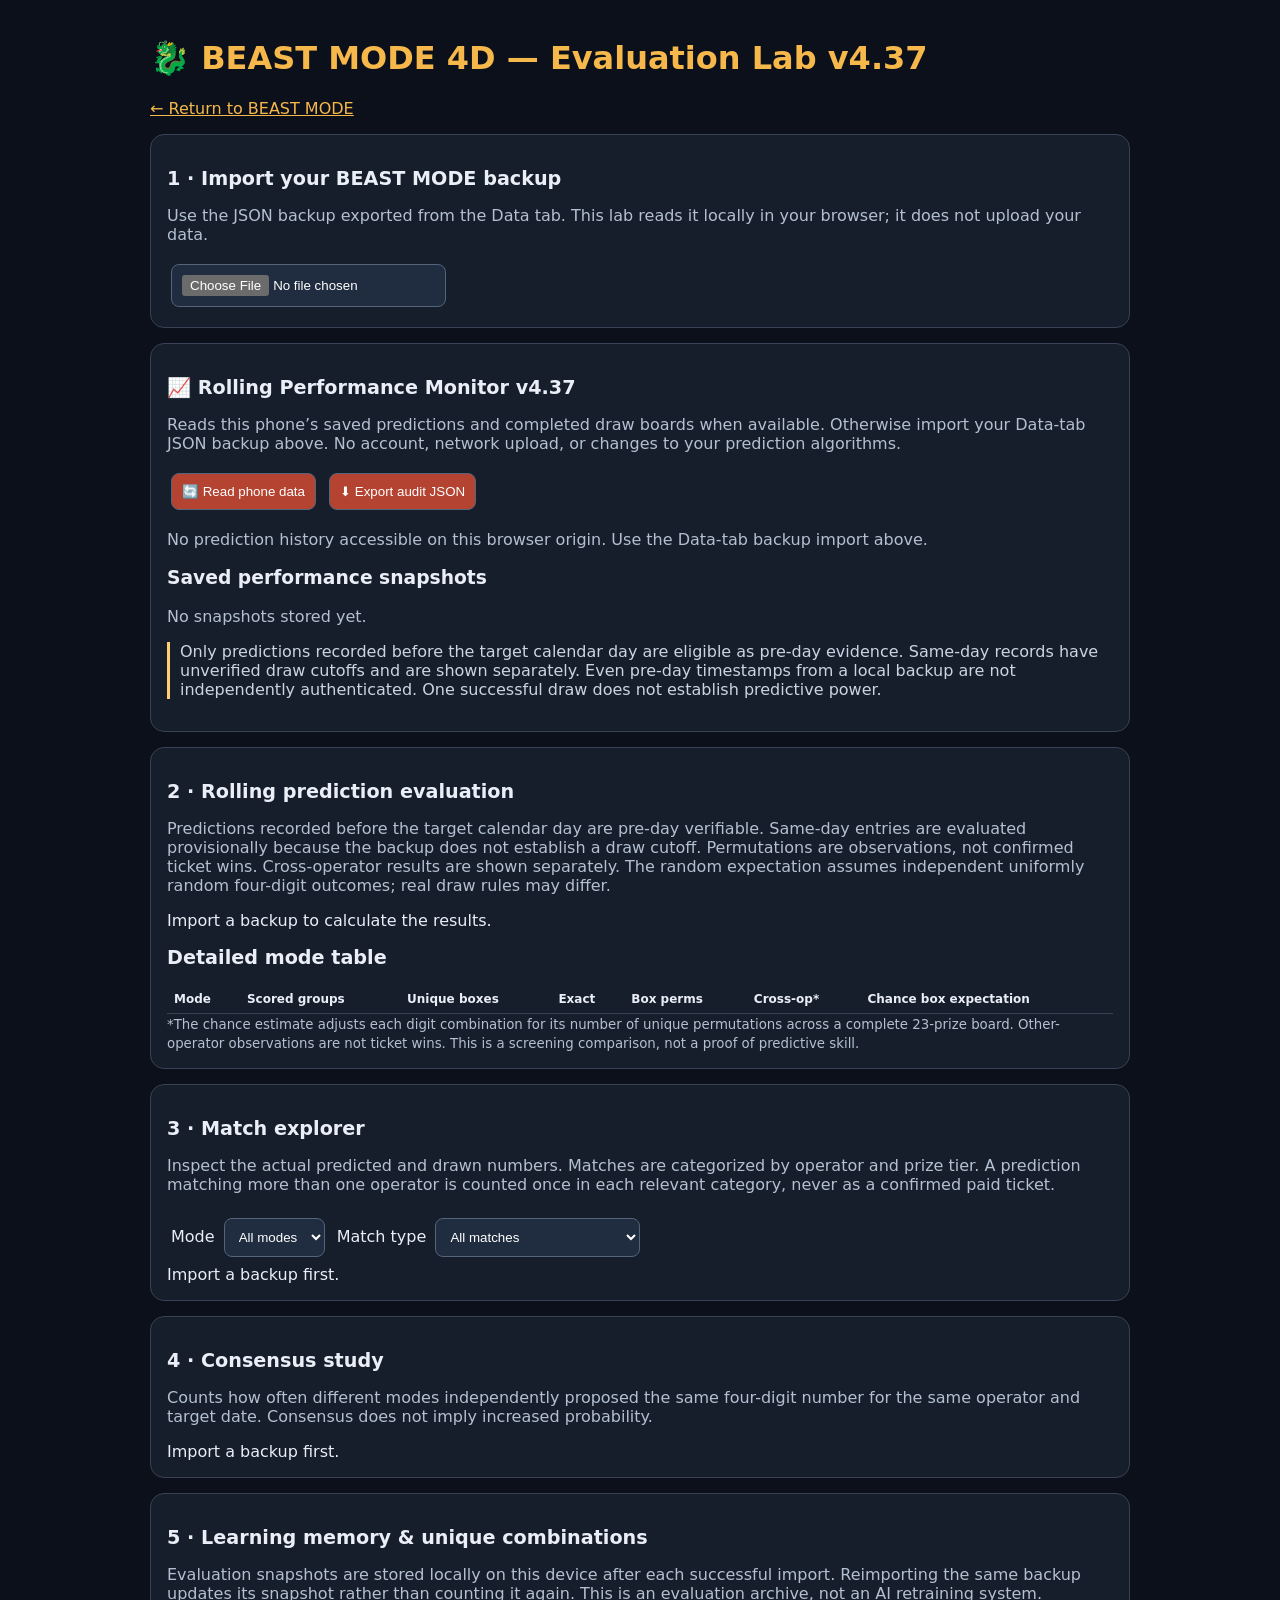
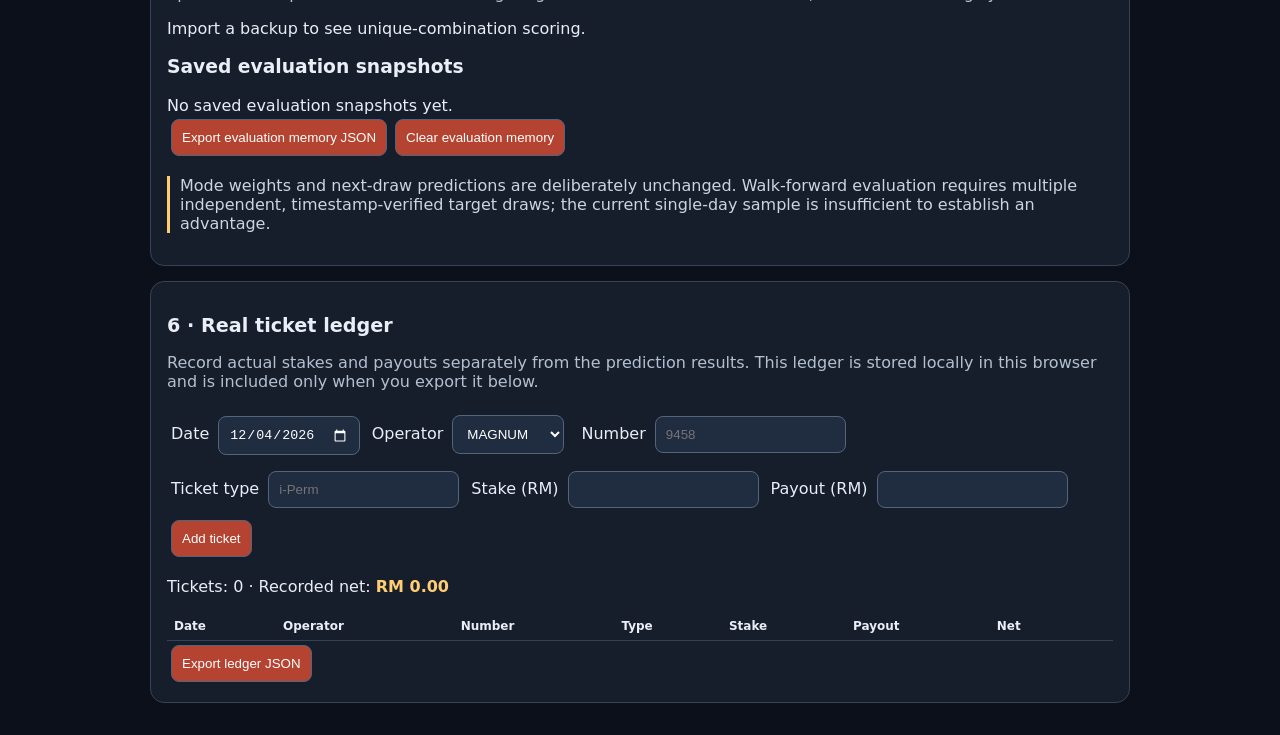
<file: evaluation-lab.html>
<!doctype html><html lang="en"><meta charset="utf-8"><meta name="viewport" content="width=device-width,initial-scale=1">
<title>BEAST MODE 4D — Evaluation Lab v4.37</title>
<style>:root{color-scheme:dark;font-family:system-ui,sans-serif;background:#0c101a;color:#e9eef7}body{max-width:980px;margin:auto;padding:18px}h1{color:#f6b84b}h2{font-size:1.2rem}section{background:#171e2b;border:1px solid #394154;border-radius:14px;padding:16px;margin:15px 0}input,select,button{background:#202c3f;color:white;border:1px solid #53647b;border-radius:8px;padding:10px;margin:4px;max-width:100%}button{background:#b44431;cursor:pointer}table{border-collapse:collapse;width:100%;font-size:12px}td,th{border-bottom:1px solid #394154;padding:7px;text-align:left}small,.muted{color:#b3c0d1}.scroll{overflow:auto}label{display:inline-block;margin:4px}strong{color:#ffce73}@media(max-width:650px){body{padding:12px}h1{font-size:1.55rem}section{padding:12px}.mobile-stats{display:grid;grid-template-columns:repeat(2,minmax(0,1fr));gap:9px}.stat{background:#202b3d;border-radius:9px;padding:10px}.stat b{display:block;font-size:1.3rem;color:#ffce73}.mode-card{border:1px solid #3e5069;border-radius:10px;padding:12px;margin:10px 0}.mode-card .values{display:grid;grid-template-columns:repeat(3,1fr);gap:7px;margin-top:8px}.mode-card .values div{background:#202b3d;padding:8px;border-radius:7px;font-size:.8rem}.mode-card strong{font-size:1.15rem}#modesTable{display:none}}@media(min-width:651px){#modeCards{display:none}}.match-card{border:1px solid #41536d;border-radius:9px;padding:12px;margin:9px 0}.match-card summary{cursor:pointer;font-weight:650}.warn{color:#f6c86b}select{max-width:100%}#archive table{font-size:13px}.note{border-left:3px solid #ffce73;padding-left:10px;color:#cbd4e2}.pill{display:inline-block;border:1px solid #576984;border-radius:9px;padding:5px 8px;margin:3px}</style>
<h1>🐉 BEAST MODE 4D — Evaluation Lab v4.37</h1><p><a href="./" style="color:#f6b84b">← Return to BEAST MODE</a></p>
<section><h2>1 · Import your BEAST MODE backup</h2><p class="muted">Use the JSON backup exported from the Data tab. This lab reads it locally in your browser; it does not upload your data.</p><input id="file" type="file" accept=".json,application/json"><div id="status" role="status"></div></section>
<section><h2>2 · Rolling prediction evaluation</h2><p class="muted">Predictions recorded before the target calendar day are pre-day verifiable. Same-day entries are evaluated provisionally because the backup does not establish a draw cutoff. Permutations are observations, not confirmed ticket wins. Cross-operator results are shown separately. The random expectation assumes independent uniformly random four-digit outcomes; real draw rules may differ.</p>
<div id="summary">Import a backup to calculate the results.</div><div id="headlineStats" class="mobile-stats" style="margin:12px 0"></div><div id="modeCards"></div><h2>Detailed mode table</h2><div class="scroll" id="modesTable"><table><thead><tr><th>Mode</th><th>Scored groups</th><th>Unique boxes</th><th>Exact</th><th>Box perms</th><th>Cross-op*</th><th>Chance box expectation</th></tr></thead><tbody id="modes"></tbody></table></div>
<small>*The chance estimate adjusts each digit combination for its number of unique permutations across a complete 23-prize board. Other-operator observations are not ticket wins. This is a screening comparison, not a proof of predictive skill.</small></section>
<section><h2>3 · Match explorer</h2><p class="muted">Inspect the actual predicted and drawn numbers. Matches are categorized by operator and prize tier. A prediction matching more than one operator is counted once in each relevant category, never as a confirmed paid ticket.</p><label>Mode <select id="modeFilter"><option value="ALL">All modes</option></select></label><label>Match type <select id="typeFilter"><option value="ALL">All matches</option><option value="EXACT">Exact</option><option value="PERM">Same-operator permutation</option><option value="CROSS">Cross-operator permutation</option></select></label><div id="matches">Import a backup first.</div></section>
<section><h2>4 · Consensus study</h2><p class="muted">Counts how often different modes independently proposed the same four-digit number for the same operator and target date. Consensus does not imply increased probability.</p><div id="consensus">Import a backup first.</div></section>
<section><h2>5 · Learning memory & unique combinations</h2><p class="muted">Evaluation snapshots are stored locally on this device after each successful import. Reimporting the same backup updates its snapshot rather than counting it again. This is an evaluation archive, not an AI retraining system.</p><div id="uniqueScores">Import a backup to see unique-combination scoring.</div><h3>Saved evaluation snapshots</h3><div id="archive">No saved snapshots yet.</div><button id="exportArchive">Export evaluation memory JSON</button><button id="clearArchive">Clear evaluation memory</button><p class="note">Mode weights and next-draw predictions are deliberately unchanged. Walk-forward evaluation requires multiple independent, timestamp-verified target draws; the current single-day sample is insufficient to establish an advantage.</p></section>
<section><h2>6 · Real ticket ledger</h2><p class="muted">Record actual stakes and payouts separately from the prediction results. This ledger is stored locally in this browser and is included only when you export it below.</p>
<label>Date <input id="tdate" type="date"></label><label>Operator <select id="top"><option>MAGNUM</option><option>TOTO</option><option>DAMACAI</option><option>Other / BK8</option></select></label>
<label>Number <input id="tnum" maxlength="4" inputmode="numeric" placeholder="9458"></label><label>Ticket type <input id="ttype" placeholder="i-Perm"></label><label>Stake (RM) <input id="tstake" type="number" min="0" step=".01"></label><label>Payout (RM) <input id="tpayout" type="number" min="0" step=".01"></label><button id="add">Add ticket</button><div id="ledger"></div><button id="export">Export ledger JSON</button></section>
<script>
'use strict';
const $=id=>document.getElementById(id);
const is4=n=>typeof n==='string'&&/^\d{4}$/.test(n);
const sig=n=>[...n].sort().join('');
const esc=s=>String(s).replace(/[&<>"']/g,c=>({'&':'&amp;','<':'&lt;','>':'&gt;','"':'&quot;',"'":'&#39;'}[c]));
let data=null;
function unpack(obj){let x=obj;if(x&&x.data&&typeof x.data==='object'&&!Array.isArray(x.data))x=x.data;const ops=Array.isArray(x.operators)?x.operators:Array.isArray(x.data?.operators)?x.data.operators:[];const history=Array.isArray(x.history)?x.history:Array.isArray(x.data?.history)?x.data.history:[];return {ops,history};}
let matchedRows=[];
function prizeRows(d){return [...(d.top3||[]).map((n,i)=>({num:n,tier:['1st','2nd','3rd'][i]})),...(d.special||[]).map(n=>({num:n,tier:'Special'})),...(d.consolation||[]).map(n=>({num:n,tier:'Consolation'}))].filter(x=>is4(x.num));}
function renderMatches(){
 const mode=$('modeFilter').value,type=$('typeFilter').value;
 const rows=matchedRows.filter(x=>(mode==='ALL'||x.mode===mode)&&(type==='ALL'||x.type===type));
 $('matches').innerHTML='<p>'+rows.length+' matching prediction(s) shown. Each card represents a prediction-to-result match, not a paid ticket.</p>'+rows.slice(0,150).map(x=>'<details class="match-card"><summary>'+esc(x.pred)+' → '+esc(x.win)+' · '+esc(x.type==='EXACT'?'Exact':x.type==='PERM'?'Permutation':'Cross-operator permutation')+'</summary><p><b>'+esc(x.mode)+'</b> predicted for '+esc(x.op)+' · '+esc(x.date)+'</p><p>Winning operator: '+esc(x.winningOp)+' · '+esc(x.tier)+'</p><p class="warn">'+esc(x.provisional?'Same-day prediction: draw-time unverified':'Recorded before target calendar day')+'</p></details>').join('')+(rows.length>150?'<p>Showing first 150 matches. Filter by mode or type to narrow results.</p>':'');
}
function analyze(){
 const {ops,history}=unpack(data),draws=new Map(),byDate=new Map();
 for(const op of ops){if(!op||!Array.isArray(op.draws))continue;for(const d of op.draws){if(!d||!d.date)continue;const nums=prizeRows(d);if(nums.length!==23)continue;draws.set(op.name+'|'+d.date,nums);if(!byDate.has(d.date))byDate.set(d.date,[]);byDate.get(d.date).push({op:op.name,nums});}}
 const stats=new Map(),cons=new Map();let eligible=0,excluded=0,sameDay=0,totalPicks=0;matchedRows=[];
 for(const e of history){const date=e.targetDate||e.date,op=e.subOperator||e.operator;const picks=[...new Set((e.predictions||[]).filter(is4))];const when=Date.parse(e.generatedAt||'');const draw=draws.get(op+'|'+date);
 if(!date||!draw||!picks.length||!Number.isFinite(when)||when>=Date.parse(date+'T23:59:59+08:00')){excluded++;continue;}
 const provisional=when>=Date.parse(date+'T00:00:00+08:00');if(provisional)sameDay++;
 eligible++;const mode=e.operator||'UNKNOWN';if(!stats.has(mode))stats.set(mode,{entries:0,picks:0,exact:0,perm:0,cross:0,expected:0});const st=stats.get(mode);st.entries++;st.picks+=picks.length;totalPicks+=picks.length;st.expected+=picks.length*new Set(draw.map(x=>x.num)).size/10000;
 const exact=new Set(draw.map(x=>x.num)),perms=new Set(draw.map(x=>sig(x.num)));const others=(byDate.get(date)||[]).filter(d=>d.op!==op).flatMap(d=>d.nums),cross=new Set(others.map(x=>sig(x.num)));
 for(const n of picks){
  let type=null,targets=[];
  if(exact.has(n)){st.exact++;type='EXACT';targets=draw.filter(x=>x.num===n).map(x=>({...x,op}));}
  else if(perms.has(sig(n))){st.perm++;type='PERM';targets=draw.filter(x=>sig(x.num)===sig(n)).map(x=>({...x,op}));}
  else if(cross.has(sig(n))){st.cross++;type='CROSS';targets=others.filter(x=>sig(x.num)===sig(n)).map(x=>({...x,op:(byDate.get(date)||[]).find(d=>d.op!==op&&d.nums.includes(x))?.op||'Other'}));}
  if(type){for(const x of targets)matchedRows.push({date,op,mode,pred:n,win:x.num,tier:x.tier,winningOp:x.op,type,provisional});}
  const k=op+'|'+date+'|'+n;if(!cons.has(k))cons.set(k,{op,date,num:n,modes:new Set(),exact:exact.has(n),perm:perms.has(sig(n))});cons.get(k).modes.add(mode);
 }
 }
 updateLearningMemory({stats,history,eligible,excluded,sameDay,draws,matchedRows});
 $('summary').textContent='Complete stored draws: '+draws.size+' · Evaluated entries: '+eligible+' · Same-day (draw-time unverified): '+sameDay+' · Excluded: '+excluded+'. Same-day predictions remain provisional.';
 const total=[...stats.values()].reduce((a,x)=>({exact:a.exact+x.exact,perm:a.perm+x.perm,cross:a.cross+x.cross}),{exact:0,perm:0,cross:0});
 $('headlineStats').innerHTML=[['Picks',totalPicks],['Exact',total.exact],['Same-op permutations',total.perm],['Cross-op permutations',total.cross]].map(x=>'<div class="stat">'+esc(x[0])+'<b>'+x[1]+'</b></div>').join('');
 const sorted=[...stats].sort((a,b)=>b[1].entries-a[1].entries);
 $('modes').innerHTML=sorted.map(([name,s])=>'<tr><td>'+esc(name)+'</td><td>'+s.entries+'</td><td>'+s.picks+'</td><td>'+s.exact+'</td><td>'+s.perm+'</td><td>'+s.cross+'</td><td>'+s.expected.toFixed(2)+'</td></tr>').join('')||'<tr><td colspan="7">No eligible prediction snapshots found.</td></tr>';
 $('modeCards').innerHTML=sorted.map(([name,s])=>'<div class="mode-card"><b>'+esc(name)+'</b><small> · '+s.entries+' entries · '+s.picks+' picks</small><div class="values"><div>Exact<strong style="display:block">'+s.exact+'</strong></div><div>Permutation<strong style="display:block">'+s.perm+'</strong></div><div>Cross-op<strong style="display:block">'+s.cross+'</strong></div></div><small>Expected exact (chance baseline): '+s.expected.toFixed(3)+'</small></div>').join('');
 $('modeFilter').innerHTML='<option value="ALL">All modes</option>'+sorted.map(([name])=>'<option value="'+esc(name)+'">'+esc(name)+'</option>').join('');renderMatches();
 const overlap=[...cons.values()].filter(x=>x.modes.size>=2).sort((a,b)=>b.modes.size-a.modes.size).slice(0,30);
 $('consensus').innerHTML=overlap.length?'<div class="scroll"><table><tr><th>Target</th><th>Operator</th><th>Number</th><th>Modes</th><th>Observed match</th></tr>'+overlap.map(x=>'<tr><td>'+esc(x.date)+'</td><td>'+esc(x.op)+'</td><td>'+x.num+'</td><td>'+esc([...x.modes].join(', '))+'</td><td>'+(x.exact?'Exact':x.perm?'Permutation':'None')+'</td></tr>').join('')+'</table></div>':'No multi-mode overlaps among eligible entries.';
}
$('modeFilter').onchange=renderMatches;$('typeFilter').onchange=renderMatches;
$('file').onchange=async e=>{try{const f=e.target.files[0];if(!f)return;if(f.size>30000000)throw Error('Backup exceeds 30 MB');data=JSON.parse(await f.text());const x=unpack(data);if(!x.ops.length||!x.history.length)throw Error('Backup must include operators and history arrays.');analyze();$('status').textContent='Backup loaded locally.';}catch(err){data=null;$('status').textContent='Could not evaluate this backup: '+err.message;}};

const memoryKey='beast-v427-evaluation-memory';
function readMemory(){try{const a=JSON.parse(localStorage.getItem(memoryKey)||'[]');return Array.isArray(a)?a:[];}catch{return [];}}
function renderMemory(){
 const a=readMemory();$('archive').innerHTML=a.length?'<div class="scroll"><table><tr><th>Target dates</th><th>Evaluated</th><th>Unique combos</th><th>Provisional</th><th>Saved</th></tr>'+a.map(x=>'<tr><td>'+esc(x.dates.join(', '))+'</td><td>'+x.entries+'</td><td>'+x.uniqueMatches+'</td><td>'+x.provisional+'</td><td>'+esc(x.savedAt.slice(0,10))+'</td></tr>').join('')+'</table></div>':'No saved evaluation snapshots yet.';
}
function updateLearningMemory({stats,history,eligible,excluded,sameDay,draws,matchedRows}){
 const unique=new Map();
 for(const x of matchedRows){
  const k=x.date+'|'+x.mode+'|'+x.op+'|'+x.type+'|'+sig(x.pred);
  if(!unique.has(k))unique.set(k,{mode:x.mode,type:x.type,signature:sig(x.pred),target:x.date});
 }
 const byMode=new Map();
 for(const x of unique.values()){if(!byMode.has(x.mode))byMode.set(x.mode,{exact:0,perm:0,cross:0});const m=byMode.get(x.mode);m[x.type==='EXACT'?'exact':x.type==='PERM'?'perm':'cross']++;}
 $('uniqueScores').innerHTML='<p><b>'+unique.size+'</b> distinct mode/operator/date/combination match groups, versus <b>'+matchedRows.length+'</b> individual prediction-to-result records. This reduces repeated-permutation inflation, but is not a probability estimate.</p>'+[...byMode].map(([mode,x])=>'<span class="pill">'+esc(mode)+': exact '+x.exact+' · same-op '+x.perm+' · cross-op '+x.cross+'</span>').join('');
 const dates=[...new Set(history.map(e=>e.targetDate||e.date).filter(d=>draws.size&&typeof d==='string'))].sort();
 // Key by evaluated draw dates and mode scores, not by upload time or file name.
 const score=[...stats].sort((a,b)=>a[0].localeCompare(b[0])).map(([m,x])=>[m,x.entries,x.picks,x.exact,x.perm,x.cross]);
 const key=JSON.stringify({dates,score});
 const archive=readMemory();const record={key,dates,entries:eligible,excluded,provisional:sameDay,uniqueMatches:unique.size,scores:score,savedAt:new Date().toISOString()};
 const index=archive.findIndex(x=>x.key===key);
 if(index>=0)archive[index]=record;else archive.push(record);
 try{localStorage.setItem(memoryKey,JSON.stringify(archive.slice(-100)));}catch(e){$('uniqueScores').insertAdjacentHTML('beforeend','<p class="warn">Storage failed: export your evaluation memory to preserve it.</p>');}
 renderMemory();
}
$('exportArchive').onclick=()=>{const blob=new Blob([JSON.stringify({version:'4.27',snapshots:readMemory()},null,2)],{type:'application/json'}),url=URL.createObjectURL(blob),a=document.createElement('a');a.href=url;a.download='beast-evaluation-memory.json';a.click();setTimeout(()=>URL.revokeObjectURL(url),1000);};
$('clearArchive').onclick=()=>{if(confirm('Clear saved Evaluation Lab snapshots on this device? This will not delete the main app database or ticket ledger.')){localStorage.removeItem(memoryKey);renderMemory();}};
renderMemory();

const ledgerKey='beast-v425-ticket-ledger';let ledger=[];try{ledger=JSON.parse(localStorage.getItem(ledgerKey)||'[]');if(!Array.isArray(ledger))ledger=[];}catch{ledger=[];}
function renderLedger(){const net=ledger.reduce((n,t)=>n+t.payout-t.stake,0);$('ledger').innerHTML='<p>Tickets: '+ledger.length+' · Recorded net: <strong>RM '+net.toFixed(2)+'</strong></p><div class="scroll"><table><tr><th>Date</th><th>Operator</th><th>Number</th><th>Type</th><th>Stake</th><th>Payout</th><th>Net</th><th></th></tr>'+ledger.map((t,i)=>'<tr><td>'+esc(t.date)+'</td><td>'+esc(t.operator)+'</td><td>'+esc(t.num)+'</td><td>'+esc(t.type)+'</td><td>'+t.stake.toFixed(2)+'</td><td>'+t.payout.toFixed(2)+'</td><td>'+(t.payout-t.stake).toFixed(2)+'</td><td><button data-delete="'+i+'">Delete</button></td></tr>').join('')+'</table></div>';$('ledger').querySelectorAll('[data-delete]').forEach(b=>b.onclick=()=>{if(confirm('Delete this ticket entry?')){ledger.splice(Number(b.dataset.delete),1);persist();}});}
function persist(){localStorage.setItem(ledgerKey,JSON.stringify(ledger));renderLedger();}
$('add').onclick=()=>{const date=$('tdate').value,num=$('tnum').value.trim(),stake=Number($('tstake').value),payout=Number($('tpayout').value);if(!date||!is4(num)||!Number.isFinite(stake)||!Number.isFinite(payout)||stake<0||payout<0||!$('tstake').value||!$('tpayout').value){alert('Enter date, four-digit number, stake and payout.');return;}ledger.push({date,operator:$('top').value,num,type:$('ttype').value.trim(),stake,payout});persist();};
$('export').onclick=()=>{const blob=new Blob([JSON.stringify({version:'4.25',tickets:ledger},null,2)],{type:'application/json'}),url=URL.createObjectURL(blob),a=document.createElement('a');a.href=url;a.download='beast-ticket-ledger.json';a.click();setTimeout(()=>URL.revokeObjectURL(url),1000);};
$('tdate').value=new Date().toISOString().slice(0,10);renderLedger();

// BEAST MODE v4.37: observational, non-destructive, rolling audit.
// Reads local user data only; never uploads it or changes predictions/results.
(function b4dAuditV437(){
'use strict';
const valid=/^\d{4}$/;
const opsNames=new Set(['MAGNUM','TOTO','DAMACAI']);
const signature=n=>n.split('').sort().join('');
const html=s=>String(s).replace(/[&<>"']/g,c=>({'&':'&amp;','<':'&lt;','>':'&gt;','"':'&quot;',"'":'&#39;'}[c]));
const archiveKey='beast-v437-audit-archive';
let auditRows=[],currentSource='',auditFingerprint='';
const panel=document.createElement('section');
panel.id='audit437';
panel.innerHTML='<h2>📈 Rolling Performance Monitor v4.37</h2>'+
 '<p class="muted">Reads this phone’s saved predictions and completed draw boards when available. Otherwise import your Data-tab JSON backup above. No account, network upload, or changes to your prediction algorithms.</p>'+
 '<button id="auditLoadLocal">🔄 Read phone data</button> <button id="auditExport">⬇ Export audit JSON</button>'+
 '<p id="auditSource" class="muted" role="status">Checking this phone’s saved records…</p>'+
 '<div id="auditTrend"></div><div id="auditArchive"></div>'+
 '<p class="note">Only predictions recorded before the target calendar day are eligible as pre-day evidence. Same-day records have unverified draw cutoffs and are shown separately. Even pre-day timestamps from a local backup are not independently authenticated. One successful draw does not establish predictive power.</p>';
document.querySelector('section')?.insertAdjacentElement('afterend',panel);
function tableCell(s){return '<td>'+html(s)+'</td>';}
function fullBoard(d){
 return d && Array.isArray(d.top3)&&d.top3.length===3 &&
 Array.isArray(d.special)&&d.special.length===10 &&
 Array.isArray(d.consolation)&&d.consolation.length===10 &&
 [...d.top3,...d.special,...d.consolation].every(n=>typeof n==='string'&&valid.test(n));
}
function prizes(d){
 return d.top3.map((n,i)=>({n,tier:['1st','2nd','3rd'][i]}))
 .concat(d.special.map(n=>({n,tier:'Special'})),d.consolation.map(n=>({n,tier:'Consolation'})));
}
function permutationsCount(s){
 const counts={}; for(const c of s)counts[c]=(counts[c]||0)+1;
 const factorial=n=>n<=1?1:n*factorial(n-1);
 return 24/Object.values(counts).reduce((a,n)=>a*factorial(n),1);
}
function readPhoneData(){
 let bestO=[],bestH=[],originO='',originH='';
 for(let i=0;i<localStorage.length;i++){
  const key=localStorage.key(i);
  if(!key||key.startsWith('beast-v437-')||key.includes('evaluation-memory'))continue;
  let obj;
  try{const raw=localStorage.getItem(key);if(!raw||raw.length>30000000)continue;obj=JSON.parse(raw);}catch(e){continue;}
  const candidates=[obj,obj&&obj.data].filter(Boolean);
  for(const x of candidates){
   const lists=Array.isArray(x)?[x]:[x.operators,x.history].filter(Array.isArray);
   for(const list of lists){
    if(list.length && list.some(v=>v&&opsNames.has(v.name)&&Array.isArray(v.draws)) && list.length>bestO.length){bestO=list;originO=key;}
    if(list.length && list.some(v=>v&&Array.isArray(v.predictions)&&v.generatedAt) && list.length>bestH.length){bestH=list;originH=key;}
   }
  }
 }
 return bestO.length&&bestH.length ? {operators:bestO,history:bestH,originO,originH}:null;
}
function readArchive(){
 try{const x=JSON.parse(localStorage.getItem(archiveKey)||'[]');return Array.isArray(x)?x:[];}catch(e){return [];}
}
function writeArchive(report){
 const history=readArchive();const i=history.findIndex(x=>x.fingerprint===report.fingerprint);
 if(i<0)history.push(report);else history[i]=report;
 try{localStorage.setItem(archiveKey,JSON.stringify(history.slice(-100)));}catch(e){$('auditSource').textContent+=' · Report archive storage unavailable.';}
 renderArchive();
}
function renderArchive(){
 const rows=readArchive().slice(-5).reverse();
 $('auditArchive').innerHTML='<h3>Saved performance snapshots</h3>'+
 (rows.length?'<div class="scroll"><table><tr><th>Checked</th><th>Draw dates</th><th>Box matches</th><th>Chance baseline</th></tr>'+
 rows.map(r=>'<tr>'+tableCell(r.checkedAt.slice(0,10))+tableCell(r.dates)+tableCell(r.observed)+tableCell(r.expected.toFixed(2))+'</tr>').join('')+'</table></div>'
 :'<p class="muted">No snapshots stored yet.</p>');
}
function renderAuditMatches(){
 const m=$('modeFilter').value,kind=$('typeFilter').value;
 const rows=auditRows.filter(x=>(m==='ALL'||x.mode===m)&&(kind==='ALL'||x.type===kind));
 $('matches').innerHTML='<p>'+rows.length+' distinct Box-combination matches or cross-operator observations. A result here is not proof of a winning ticket.</p>'+
 rows.slice(0,150).map(x=>'<details class="match-card"><summary>'+html(x.pred)+' → '+html(x.win)+' · '+html(x.mode)+' · '+html(x.tier)+'</summary>'+
 '<p>Target: '+html(x.op)+' · Draw: '+html(x.date)+' · Result: '+html(x.winningOp)+'</p>'+
 '<p>'+html(x.type==='CROSS'?'Other-operator observation':x.type==='EXACT'?'Exact match':'Permutation match')+'</p>'+
 '<p class="warn">'+(x.provisional?'Same-day record: draw cutoff not independently verified':'Recorded before target calendar day: local timestamp not authenticated')+'</p></details>').join('')+
 (rows.length>150?'<p>First 150 shown. Narrow the filters for more.</p>':'');
}
function audit(raw,source){
 const packed=unpack(raw),history=packed.history,operators=packed.ops;
 if(!history.length||!operators.length)throw Error('Missing operators or saved predictions');
 const boards=new Map(),byDay=new Map();
 for(const o of operators){
  if(!opsNames.has(o.name)||!Array.isArray(o.draws))continue;
  for(const d of o.draws)if(fullBoard(d)&&/^\d{4}-\d\d-\d\d$/.test(d.date||'')){
   const key=o.name+'|'+d.date;
   if(boards.has(key))continue;
   const winning=prizes(d);boards.set(key,winning);
   if(!byDay.has(d.date))byDay.set(d.date,[]);
   byDay.get(d.date).push({op:o.name,winning});
  }
 }
 const groups=new Map();let invalid=0,repeated=0,unscoped=0,missing=0;
 const sorted=history.slice().sort((a,b)=>String(a.generatedAt||'').localeCompare(String(b.generatedAt||'')));
 for(const e of sorted){
  if(!e||!Array.isArray(e.predictions)){invalid++;continue;}
  const op=opsNames.has(e.subOperator)?e.subOperator:opsNames.has(e.operator)?e.operator:null;
  const date=e.targetDate||e.date;
  if(!op||!date){unscoped++;continue;}
  const target=boards.get(op+'|'+date);
  if(!target){missing++;continue;}
  const generated=Date.parse(e.generatedAt||'');
  const start=Date.parse(date+'T00:00:00+08:00');
  const end=Date.parse(date+'T23:59:59.999+08:00');
  if(!Number.isFinite(generated)||!Number.isFinite(start)||generated>=end){invalid++;continue;}
  const mode=opsNames.has(e.operator)?'CORE TOP 10':String(e.operator||'UNKNOWN');
  const key=mode+'|'+op+'|'+date;
  if(groups.has(key)){repeated++;continue;} // First committed snapshot prevents re-roll inflation.
  const picks=new Map();
  for(const n of e.predictions){
   if(typeof n==='string'&&valid.test(n)){
    const sig=signature(n);
    if(!picks.has(sig))picks.set(sig,n);
   }
  }
  if(!picks.size){invalid++;continue;}
  groups.set(key,{mode,op,date,picks,provisional:generated>=start,winning:target});
 }
 let totalBoxes=0,totalObserved=0,totalExpected=0,strictObserved=0,strictExpected=0,strict=0,provisional=0,exactTotal=0,crossTotal=0;
 const byMode=new Map(),dayResults=new Map(),consensus=new Map();auditRows=[];
 for(const g of groups.values()){
  if(g.provisional)provisional++;else strict++;
  if(!byMode.has(g.mode))byMode.set(g.mode,{mode:g.mode,entries:0,boxes:0,exact:0,perm:0,cross:0,expected:0,dates:new Set()});
  const st=byMode.get(g.mode);st.entries++;st.dates.add(g.date);
  if(!dayResults.has(g.date))dayResults.set(g.date,{date:g.date,groups:0,observed:0,expected:0,pre:0});
  const day=dayResults.get(g.date);day.groups++;if(!g.provisional)day.pre++;
  const other=(byDay.get(g.date)||[]).filter(d=>d.op!==g.op);
  for(const [sig,n] of g.picks){
   totalBoxes++;st.boxes++;
   const permN=permutationsCount(sig);
   const expectation=1-Math.pow(1-permN/10000,g.winning.length);
   st.expected+=expectation;totalExpected+=expectation;day.expected+=expectation;if(!g.provisional)strictExpected+=expectation;
   const own=g.winning.find(x=>x.n===n)||g.winning.find(x=>signature(x.n)===sig);
   const cross=own?null:other.map(x=>({op:x.op,win:x.winning.find(w=>signature(w.n)===sig)})).find(x=>x.win);
   if(own){
    totalObserved++;day.observed++;if(!g.provisional)strictObserved++;
    const type=g.winning.some(x=>x.n===n)?'EXACT':'PERM';
    st[type==='EXACT'?'exact':'perm']++;if(type==='EXACT')exactTotal++;
    auditRows.push({date:g.date,mode:g.mode,op:g.op,winningOp:g.op,pred:n,win:own.n,tier:own.tier,type,provisional:g.provisional});
   }else if(cross){
    st.cross++;crossTotal++;
    auditRows.push({date:g.date,mode:g.mode,op:g.op,winningOp:cross.op,pred:n,win:cross.win.n,tier:cross.win.tier,type:'CROSS',provisional:g.provisional});
   }
   const ck=g.date+'|'+g.op+'|'+sig;
   if(!consensus.has(ck))consensus.set(ck,{date:g.date,op:g.op,num:n,modes:new Set(),hit:!!own});
   consensus.get(ck).modes.add(g.mode);
  }
 }
 const modes=[...byMode.values()].sort((a,b)=>b.boxes-a.boxes);
 const dates=[...dayResults.keys()].sort();
 const preDayDates=[...new Set([...groups.values()].filter(x=>!x.provisional).map(x=>x.date))];
 const evidence=preDayDates.length>=50;
 currentSource=source;
 $('auditSource').textContent='Source: '+source+' · '+history.length+' saved snapshots · '+boards.size+' complete draw boards · First snapshot per mode/operator/date scored.';
 $('summary').textContent='Target draw dates: '+dates.length+' · Pre-day groups: '+strict+' · Same-day provisional: '+provisional+' · Unscoped: '+unscoped+' · No completed board: '+missing+' · Invalid timestamps/picks: '+invalid+' · Repeat generations excluded: '+repeated+'.';
 $('headlineStats').innerHTML=[['Distinct boxes',totalBoxes],['Pre-day matches',strictObserved],['Provisional matches',totalObserved-strictObserved],['Chance baseline*',totalExpected.toFixed(2)]].map(x=>'<div class="stat">'+html(x[0])+'<b>'+x[1]+'</b></div>').join('');
 $('modes').innerHTML=modes.map(s=>'<tr>'+tableCell(s.mode)+tableCell(s.entries)+tableCell(s.boxes)+tableCell(s.exact)+tableCell(s.perm)+tableCell(s.cross)+tableCell(s.expected.toFixed(2))+'</tr>').join('')||'<tr><td colspan="7">No eligible pre-draw or provisional snapshots.</td></tr>';
 $('modeCards').innerHTML=modes.map(s=>'<div class="mode-card"><b>'+html(s.mode)+'</b><small> · '+s.entries+' groups · '+s.boxes+' distinct boxes</small><div class="values">'+
 '<div>Exact<strong style="display:block">'+s.exact+'</strong></div>'+
 '<div>Box match<strong style="display:block">'+s.perm+'</strong></div>'+
 '<div>Cross-op<strong style="display:block">'+s.cross+'</strong></div></div><small>Chance expectation: '+s.expected.toFixed(2)+'</small></div>').join('');
 $('modeFilter').innerHTML='<option value="ALL">All modes</option>'+modes.map(s=>'<option value="'+html(s.mode)+'">'+html(s.mode)+'</option>').join('');
 auditRows.sort((a,b)=>b.date.localeCompare(a.date));renderAuditMatches();
 $('modeFilter').onchange=renderAuditMatches;$('typeFilter').onchange=renderAuditMatches;
 const overlaps=[...consensus.values()].filter(x=>x.modes.size>=2).sort((a,b)=>b.modes.size-a.modes.size).slice(0,30);
 $('consensus').innerHTML=overlaps.length?'<div class="scroll"><table><tr><th>Date</th><th>Operator</th><th>Combination</th><th>Modes</th><th>Outcome</th></tr>'+
 overlaps.map(x=>'<tr>'+tableCell(x.date)+tableCell(x.op)+tableCell(x.num)+tableCell([...x.modes].join(', '))+tableCell(x.hit?'Box match':'No match')+'</tr>').join('')+'</table></div>':'No multi-mode agreement among evaluated target draws.';
 $('uniqueScores').innerHTML='<p><b>'+strictObserved+'</b> pre-day matches versus <b>'+strictExpected.toFixed(2)+'</b> expected by chance for pre-day groups; <b>'+(totalObserved-strictObserved)+'</b> additional provisional same-day matches. Across all groups: <b>'+totalObserved+'</b> versus <b>'+totalExpected.toFixed(2)+'</b> expected. <b>'+crossTotal+'</b> other-operator observations are shown separately and are not counted as purchased-ticket wins.</p>'+
 '<p class="warn">'+(evidence?'At least 50 pre-day dates recorded; compare calibrated outcomes and uncertainty before claiming an edge.':'Only '+preDayDates.length+' pre-day target date(s) available. At least 50 independent pre-day dates are needed before a trend is meaningful.')+'</p>';
 const recent=dates.slice(-10).map(d=>dayResults.get(d));
 const sample=recent.reduce((a,x)=>({observed:a.observed+x.observed,expected:a.expected+x.expected}),{observed:0,expected:0});
 $('auditTrend').innerHTML='<h3>Most recent '+recent.length+' evaluated draw date(s)</h3>'+
 '<p>Observed Box matches (including provisional): <strong>'+sample.observed+'</strong> · Chance expectation: <strong>'+sample.expected.toFixed(2)+'</strong>. '+(evidence?'Evaluate with walk-forward random controls.':'Research only — too few independent pre-day dates.')+'</p>'+
 '<div class="scroll"><table><tr><th>Draw date</th><th>Groups</th><th>Matches</th><th>Chance expected</th><th>Pre-day groups</th></tr>'+
 recent.reverse().map(x=>'<tr>'+tableCell(x.date)+tableCell(x.groups)+tableCell(x.observed)+tableCell(x.expected.toFixed(2))+tableCell(x.pre)+'</tr>').join('')+'</table></div>';
 // Archive aggregate numbers only, never raw purchase or personal prediction records.
 const fingerprint=JSON.stringify({dates,modes:modes.map(x=>[x.mode,x.entries,x.boxes,x.exact,x.perm,x.cross,x.expected.toFixed(4)]),strict,provisional,strictObserved,strictExpected:strictExpected.toFixed(4)});
 auditFingerprint=fingerprint;
 writeArchive({fingerprint,checkedAt:new Date().toISOString(),dates:dates.length,observed:totalObserved,expected:totalExpected});
}
$('auditLoadLocal').onclick=()=>{
 const live=readPhoneData();
 if(!live){$('auditSource').textContent='No complete local app data found in this browser. Export a backup from the Data tab and import it above; do not clear phone storage.';return;}
 data={operators:live.operators,history:live.history};
 try{audit(data,'Phone browser storage ('+live.originO+', '+live.originH+')');}
 catch(e){$('auditSource').textContent='Could not audit local data: '+e.message;}
};
$('auditExport').onclick=()=>{
 const report={auditVersion:'4.37',createdAt:new Date().toISOString(),source:currentSource,metric:'distinct Box combinations',fingerprint:auditFingerprint,snapshots:readArchive()};
 const blob=new Blob([JSON.stringify(report,null,2)],{type:'application/json'});
 const url=URL.createObjectURL(blob),a=document.createElement('a');
 a.href=url;a.download='beast4d-rolling-audit.json';a.click();setTimeout(()=>URL.revokeObjectURL(url),1000);
};
$('file').onchange=async e=>{
 try{
  const file=e.target.files&&e.target.files[0];if(!file)return;
  if(file.size>30000000)throw Error('Backup exceeds 30 MB');
  const parsed=JSON.parse(await file.text()),x=unpack(parsed);
  if(!x.ops.length||!x.history.length)throw Error('Missing operators or prediction history');
  data=parsed;audit(data,'Imported backup: '+file.name);
  $('status').textContent='Backup evaluated locally; your main app data has not been changed.';
 }catch(err){$('status').textContent='Audit failed: '+err.message;}
};
renderArchive();
const initial=readPhoneData();
if(initial){data={operators:initial.operators,history:initial.history};try{audit(data,'Phone browser storage ('+initial.originO+', '+initial.originH+')');}catch(e){$('auditSource').textContent='Local data found but audit failed: '+e.message;}}
else $('auditSource').textContent='No prediction history accessible on this browser origin. Use the Data-tab backup import above.';
window.addEventListener('storage',e=>{
 if(currentSource.startsWith('Phone browser storage')&&e.key!==archiveKey){
  const fresh=readPhoneData();if(fresh){data={operators:fresh.operators,history:fresh.history};try{audit(data,'Phone browser storage ('+fresh.originO+', '+fresh.originH+')');}catch(err){console.warn('Audit refresh skipped',err);}}
 }
});
})();

</script></html>
</file>
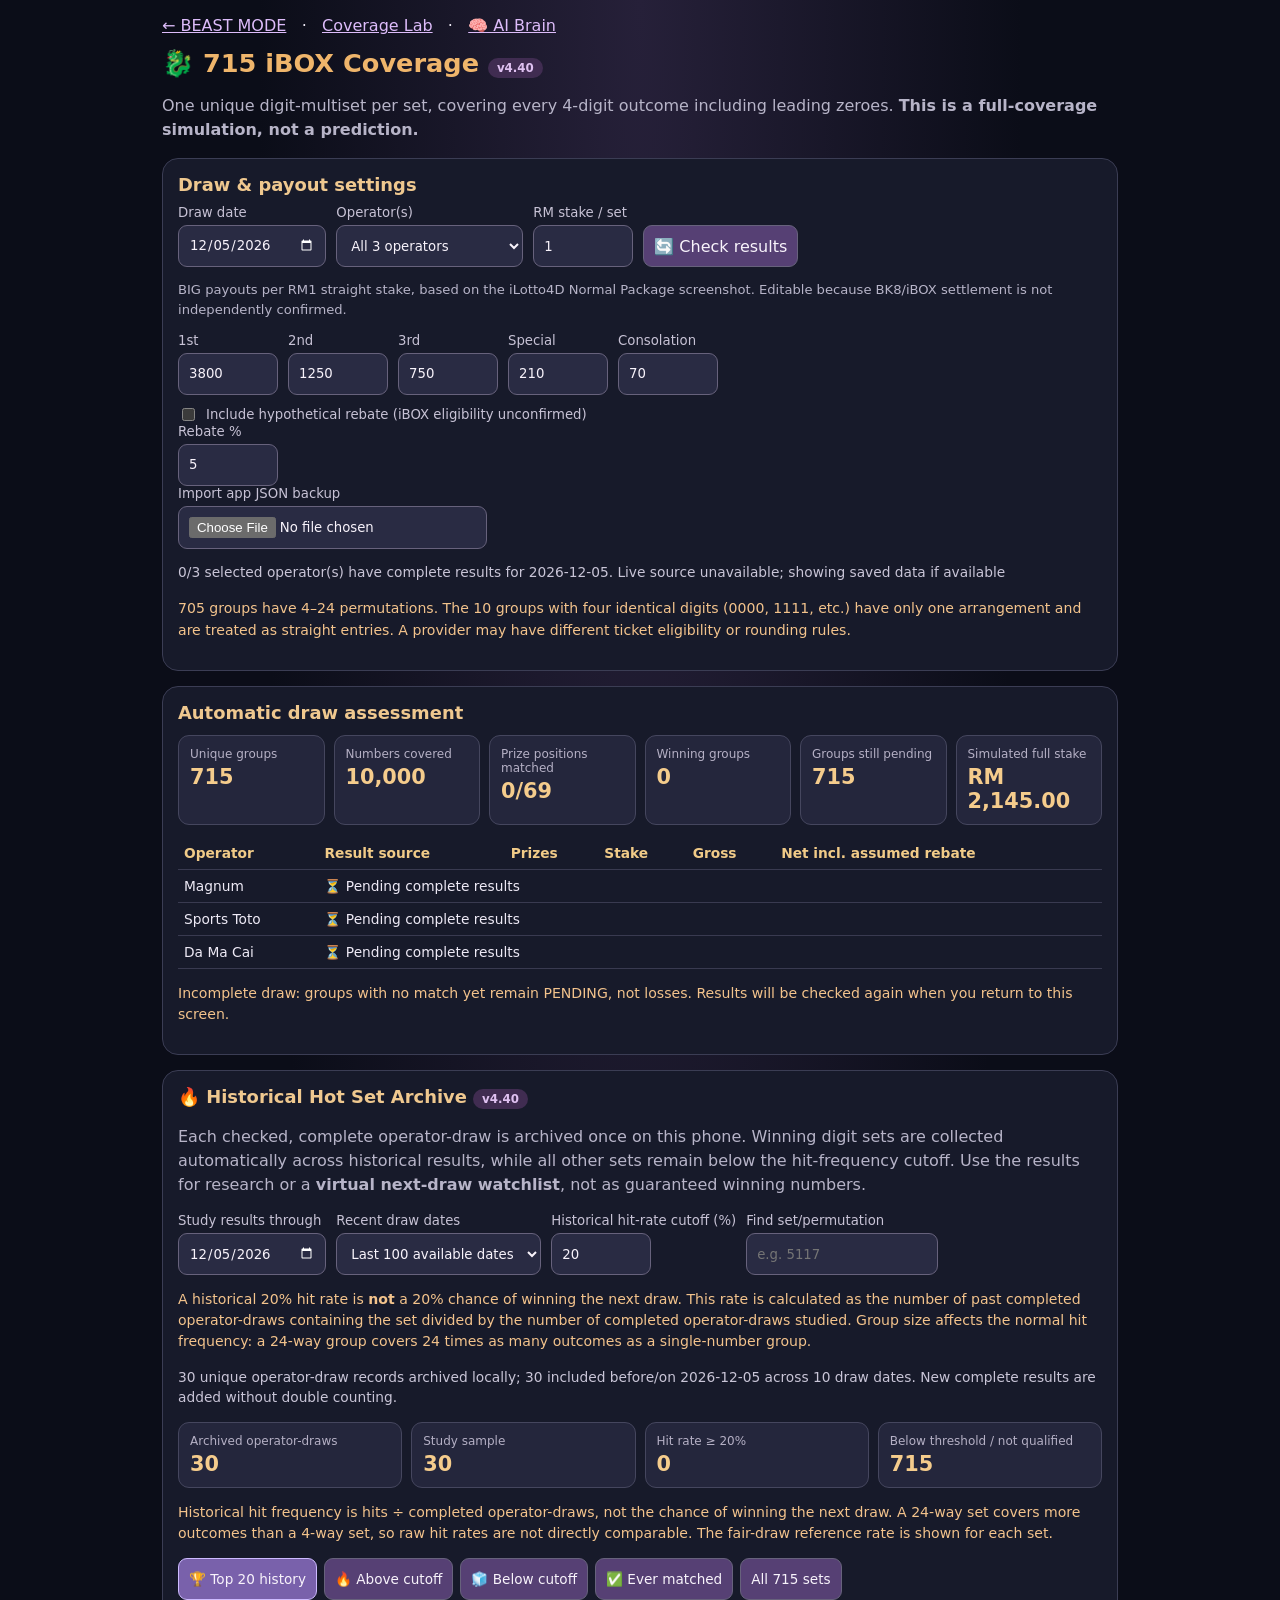
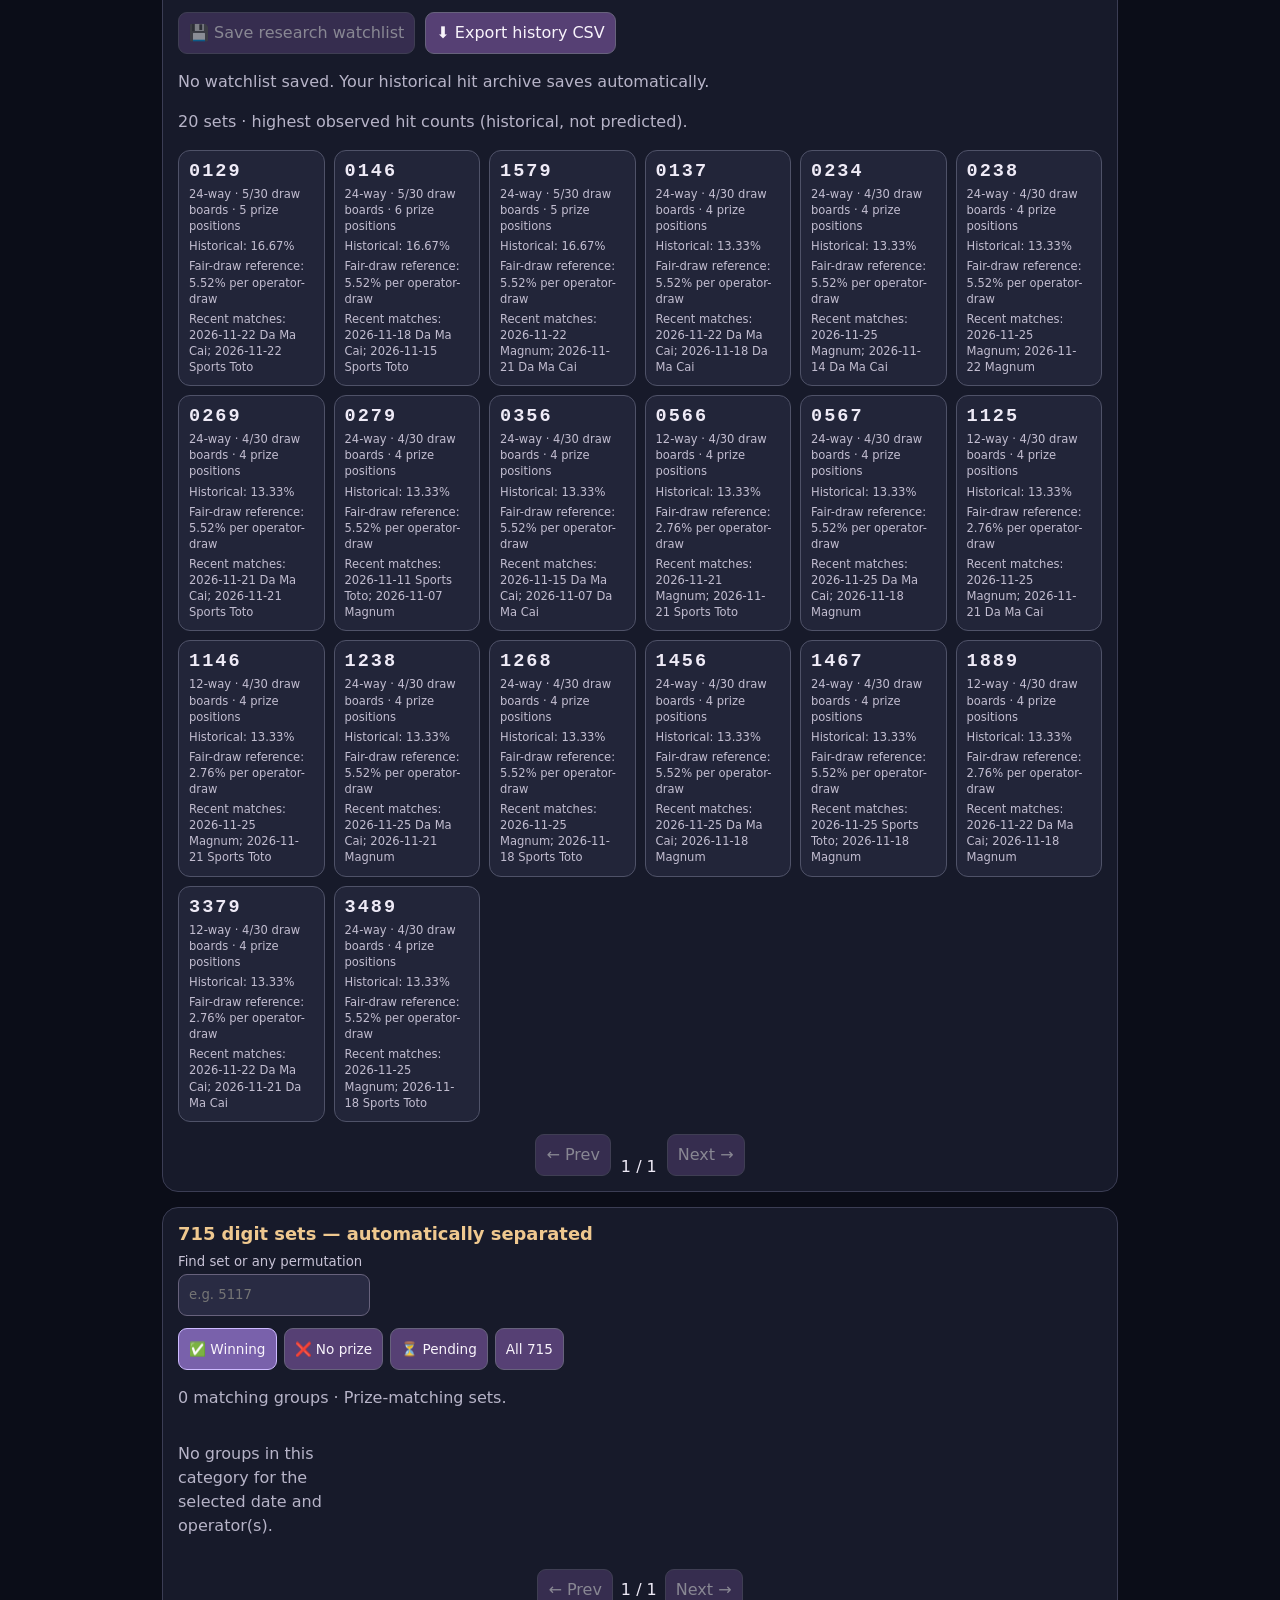
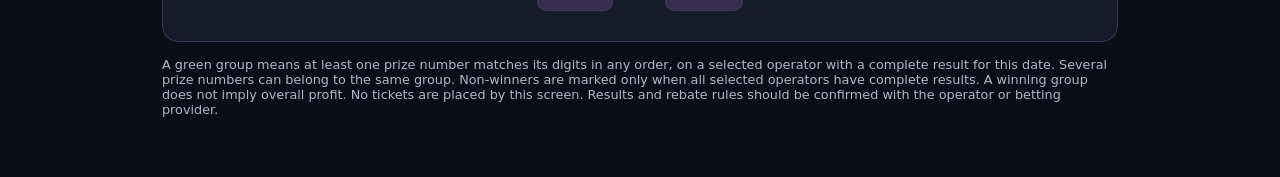
<file: ibox-715.html>
<!doctype html>
<html lang="en">
<head>
<meta charset="utf-8"><meta name="viewport" content="width=device-width,initial-scale=1,viewport-fit=cover">
<meta name="theme-color" content="#120e1f">
<title>BEAST MODE 4D — 715 iBOX Coverage</title>
<style>
:root{color-scheme:dark;font-family:system-ui,-apple-system,Segoe UI,Arial,sans-serif;background:#0b0d18;color:#eeeaf6}
*{box-sizing:border-box}body{max-width:980px;margin:auto;padding:16px 12px 60px;background:radial-gradient(ellipse at top,#262039,#0b0d18 55%)}
a{color:#ddbcfa}h1{color:#efb56b;font-size:1.6rem;margin:13px 0 5px}h2{font-size:1.12rem;color:#efc88f;margin:0 0 10px}
p{line-height:1.5}.muted{color:#b7b4c8}.notice{color:#f3c38c;font-size:.88rem}
.panel{background:#171a2a;border:1px solid #3b3d54;border-radius:16px;margin:15px 0;padding:15px}
.controls{display:flex;flex-wrap:wrap;gap:10px;align-items:end}
label{display:flex;flex-direction:column;gap:5px;color:#c7c2d5;font-size:.83rem}
input,select,button{background:#292b43;color:#f8f3fb;border:1px solid #67627c;border-radius:9px;padding:10px;min-height:42px;font:inherit;max-width:100%}
input[type="checkbox"]{min-height:auto;accent-color:#aa83ff}
input[type="number"]{width:100px}button{cursor:pointer;background:#564074}button:disabled{opacity:.5;cursor:default}
button[aria-pressed="true"]{background:#7961ab;border-color:#cdbaff}
.summary{display:grid;grid-template-columns:repeat(auto-fit,minmax(125px,1fr));gap:9px;margin:12px 0}
.metric{background:#24263c;border:1px solid #45465e;border-radius:11px;padding:11px}
.metric small{display:block;color:#b5b0c5;font-size:.75rem}.metric b{display:block;color:#f5cc8c;font-size:1.3rem;margin-top:4px}
.positive{color:#92e2b8!important}.negative{color:#f4a0ab!important}
.status{font-size:.86rem;color:#c9c5d7;min-height:22px}
.filters{display:flex;flex-wrap:wrap;gap:7px;margin:12px 0}
.filters button{font-size:.85rem;padding:8px 10px}
.numbers{display:grid;grid-template-columns:repeat(auto-fill,minmax(145px,1fr));gap:9px;margin-top:14px}
.group{border:1px solid #4f5268;background:#222539;border-radius:12px;padding:10px;min-height:87px}
.group.win{border-color:#56ad82;background:#16392d}.group.no-prize{opacity:.77}.group.pending{border-style:dashed}
.group .name{font-family:ui-monospace,monospace;font-size:1.16rem;font-weight:800;letter-spacing:2px}
.group .sub{font-size:.72rem;color:#c2bdd0;line-height:1.4;margin-top:4px}
.group .wintext{color:#9cebc4;font-size:.78rem;margin-top:4px;font-weight:600}
.scroll{overflow-x:auto}table{width:100%;border-collapse:collapse;font-size:.86rem;min-width:540px}
th,td{text-align:left;padding:8px 6px;border-bottom:1px solid #393a50}th{color:#f1cb88}
.pill{display:inline-block;border-radius:99px;padding:3px 9px;background:#402c51;color:#dfc1f1;font-size:.74rem}
#pagination{display:flex;gap:8px;align-items:center;justify-content:center;margin:15px 0}
.checkrow{display:flex;flex-direction:row;gap:8px;align-items:center;margin-top:10px}
@media(max-width:440px){.numbers{grid-template-columns:repeat(2,minmax(0,1fr))}.metric b{font-size:1.1rem}}
</style>
</head>
<body>
<nav><a href="./index.html">← BEAST MODE</a> &nbsp; · &nbsp; <a href="./coverage-mode.html">Coverage Lab</a> &nbsp; · &nbsp; <a href="./ai-brain.html">🧠 AI Brain</a></nav>
<h1>🐉 715 iBOX Coverage <span class="pill">v4.40</span></h1>
<p class="muted">One unique digit-multiset per set, covering every 4-digit outcome including leading zeroes. <b>This is a full-coverage simulation, not a prediction.</b></p>
<section class="panel">
<h2>Draw &amp; payout settings</h2>
<div class="controls">
<label>Draw date <input id="drawDate" type="date"></label>
<label>Operator(s)
<select id="operator"><option value="ALL">All 3 operators</option><option value="MAGNUM">Magnum</option><option value="TOTO">Sports Toto</option><option value="DAMACAI">Da Ma Cai</option><option value="MAGNUM+TOTO">Magnum + Toto</option><option value="TOTO+DAMACAI">Toto + Da Ma Cai</option><option value="MAGNUM+DAMACAI">Magnum + Da Ma Cai</option></select>
</label>
<label>RM stake / set <input id="stake" type="number" min="0.01" step="0.01" value="1"></label>
<button id="refresh" type="button">🔄 Check results</button>
</div>
<p class="muted" style="font-size:.82rem">BIG payouts per RM1 straight stake, based on the iLotto4D Normal Package screenshot. Editable because BK8/iBOX settlement is not independently confirmed.</p>
<div class="controls">
<label>1st <input id="first" type="number" min="0" value="3800"></label>
<label>2nd <input id="second" type="number" min="0" value="1250"></label>
<label>3rd <input id="third" type="number" min="0" value="750"></label>
<label>Special <input id="special" type="number" min="0" value="210"></label>
<label>Consolation <input id="consolation" type="number" min="0" value="70"></label>
</div>
<label class="checkrow"><input id="useRebate" type="checkbox"> Include hypothetical rebate (iBOX eligibility unconfirmed)</label>
<label>Rebate % <input id="rebate" type="number" min="0" max="100" step="0.1" value="5"></label>
<div class="controls"><label>Import app JSON backup <input id="backup" type="file" accept=".json,application/json"></label></div>
<p id="sourceStatus" role="status" class="status">Checking saved draw results…</p>
<p class="notice">705 groups have 4–24 permutations. The 10 groups with four identical digits (0000, 1111, etc.) have only one arrangement and are treated as straight entries. A provider may have different ticket eligibility or rounding rules.</p>
</section>
<section class="panel">
<h2>Automatic draw assessment</h2>
<div class="summary" id="metrics"></div>
<div id="perOperator"></div>
<p id="missing" class="notice" role="status"></p>
</section>
<section class="panel" id="hotArchive">
<h2>🔥 Historical Hot Set Archive <span class="pill">v4.40</span></h2>
<p class="muted">Each checked, complete operator-draw is archived once on this phone. Winning digit sets are collected automatically across historical results, while all other sets remain below the hit-frequency cutoff. Use the results for research or a <b>virtual next-draw watchlist</b>, not as guaranteed winning numbers.</p>
<div class="controls">
<label>Study results through <input type="date" id="hotThrough"></label>
<label>Recent draw dates <select id="hotWindow"><option value="30">Last 30 available dates</option><option value="100" selected>Last 100 available dates</option><option value="300">Last 300 available dates</option><option value="all">All historical dates</option></select></label>
<label>Historical hit-rate cutoff (%) <input id="hotThreshold" type="number" min="0" max="100" step="0.5" value="20"></label>
<label>Find set/permutation <input id="hotSearch" inputmode="numeric" placeholder="e.g. 5117" maxlength="4"></label>
</div>
<p class="notice">A historical 20% hit rate is <b>not</b> a 20% chance of winning the next draw. This rate is calculated as the number of past completed operator-draws containing the set divided by the number of completed operator-draws studied. Group size affects the normal hit frequency: a 24-way group covers 24 times as many outcomes as a single-number group.</p>
<p id="hotStatus" class="status" role="status">Loading archived results…</p>
<div class="summary" id="hotMetrics"></div>
<p id="hotWarning" class="notice" role="status"></p>
<div class="filters" role="group" aria-label="Historical match filters">
<button data-hot-filter="top20" aria-pressed="true">🏆 Top 20 history</button>
<button data-hot-filter="hot" aria-pressed="false">🔥 Above cutoff</button>
<button data-hot-filter="rare" aria-pressed="false">🧊 Below cutoff</button>
<button data-hot-filter="hit" aria-pressed="false">✅ Ever matched</button>
<button data-hot-filter="all" aria-pressed="false">All 715 sets</button>
</div>
<div class="controls">
<button id="hotSave" type="button">💾 Save research watchlist</button>
<button id="hotDownload" type="button">⬇ Export history CSV</button>
</div>
<p id="hotSaved" class="muted" role="status"></p>
<div id="hotWatchResults" role="status" aria-live="polite"></div>
<p id="hotListInfo" class="muted"></p>
<div id="hotList" class="numbers"></div>
<div id="hotPagination" class="controls" style="justify-content:center;margin-top:12px">
<button id="hotPrev">← Prev</button><span id="hotPageInfo"></span><button id="hotNext">Next →</button>
</div>
</section>
<section class="panel">
<h2>715 digit sets — automatically separated</h2>
<div class="controls">
<label>Find set or any permutation <input id="search" placeholder="e.g. 5117" inputmode="numeric" maxlength="4"></label>
</div>
<div id="filters" class="filters" role="group" aria-label="Number status filter">
<button data-filter="winning" aria-pressed="true">✅ Winning</button>
<button data-filter="no-prize" aria-pressed="false">❌ No prize</button>
<button data-filter="pending" aria-pressed="false">⏳ Pending</button>
<button data-filter="all" aria-pressed="false">All 715</button>
</div>
<p class="muted" id="listInfo" aria-live="polite"></p>
<div id="numbers" class="numbers"></div>
<div id="pagination"><button id="prev">← Prev</button><span id="pageInfo"></span><button id="next">Next →</button></div>
</section>
<footer class="muted" style="font-size:.8rem">A green group means at least one prize number matches its digits in any order, on a selected operator with a complete result for this date. Several prize numbers can belong to the same group. Non-winners are marked only when all selected operators have complete results. A winning group does not imply overall profit. No tickets are placed by this screen. Results and rebate rules should be confirmed with the operator or betting provider.</footer>
<script>
(function(){
'use strict';
const $=id=>document.getElementById(id);
const OPS={ALL:['MAGNUM','TOTO','DAMACAI'],MAGNUM:['MAGNUM'],TOTO:['TOTO'],DAMACAI:['DAMACAI'],'MAGNUM+TOTO':['MAGNUM','TOTO'],'TOTO+DAMACAI':['TOTO','DAMACAI'],'MAGNUM+DAMACAI':['MAGNUM','DAMACAI']};
const LABELS={MAGNUM:'Magnum',TOTO:'Sports Toto',DAMACAI:'Da Ma Cai'};
const names=['1st','2nd','3rd','Special','Consolation'];
const cacheKey='b4d-ibox715-boards-v1';
const num=n=>String(n).padStart(4,'0');
const sig=s=>String(s).split('').sort().join('');
const fact=[1,1,2,6,24];
const fm=n=>'RM '+(n<0?'−':'')+Math.abs(n).toLocaleString('en-MY',{minimumFractionDigits:2,maximumFractionDigits:2});
const esc=s=>String(s).replace(/[&<>"']/g,c=>({'&':'&amp;','<':'&lt;','>':'&gt;','"':'&quot;','\'':'&#39;'}[c]));
function makeGroups(){
 const groups=[];
 for(let a=0;a<10;a++)for(let b=a;b<10;b++)for(let c=b;c<10;c++)for(let d=c;d<10;d++){
  const key=''+a+b+c+d,counts={};
  for(const digit of key)counts[digit]=(counts[digit]||0)+1;
  const perms=24/Object.values(counts).reduce((p,v)=>p*fact[v],1);
  groups.push({key,perms});
 }
 if(groups.length!==715||groups.reduce((s,x)=>s+x.perms,0)!==10000||new Set(groups.map(g=>g.key)).size!==715)throw Error('715 permutation-group validation failed');
 return groups;
}
const GROUPS=makeGroups();
let boards=new Map(),filter='winning',page=0,filterRows=[],onlineMessage='';
window.B4D_IBOX715_BRIDGE={getGroups:()=>GROUPS,getBoards:()=>[...boards.values()],getDate:()=>$('drawDate').value,getSelectedOps:()=>OPS[$('operator').value]||OPS.ALL};
function opName(v){
 const s=String(v||'').toUpperCase().replace(/[^A-Z0-9]/g,'');
 if(s.includes('MAGNUM'))return'MAGNUM';
 if(s.includes('TOTO'))return'TOTO';
 if(s.includes('DAMACAI')||s==='DMC')return'DAMACAI';
 return null;
}
function validNum(v){
 if(typeof v==='number'&&Number.isInteger(v)&&v>=0&&v<=9999)return num(v);
 return typeof v==='string'&&/^\d{1,4}$/.test(v)?num(v):null;
}
function normalize(op,date,top3,special,consolation,source,priority){
 if(!op||!/^\d{4}-\d{2}-\d{2}$/.test(String(date||'')))return null;
 const arrays=[top3,special,consolation];
 if(arrays.some((arr,i)=>!Array.isArray(arr)||arr.length!==[3,10,10][i]))return null;
 const mapped=arrays.map(arr=>arr.map(validNum));
 if(mapped.some(a=>a.some(v=>!v)))return null;
 return{op,date,top3:mapped[0],special:mapped[1],consolation:mapped[2],source,priority};
}
function collect(raw,source,priority){
 const out=[];
 if(!raw||typeof raw!=='object')return out;
 const data=raw.data&&typeof raw.data==='object'?raw.data:raw;
 function add(d,fallback){
  const op=opName(d.operator||d.operator_name||d.name||fallback);
  const board=normalize(op,d.date,d.top3||[d.first,d.second,d.third],d.special,d.consolation,source,priority);
  if(board&&d.status!=='pending')out.push(board);
 }
 if(Array.isArray(data.draws))data.draws.forEach(d=>add(d));
 if(Array.isArray(data.results))data.results.forEach(d=>add(d));
 if(Array.isArray(data.operators))for(const o of data.operators){
  if(Array.isArray(o.draws))o.draws.forEach(d=>add(d,o.name||o.operator||o.operator_name));
 }
 if(Array.isArray(data))data.forEach(d=>add(d));
 return out;
}
function integrate(list){
 if(window.B4D_IBOX_HOT)window.B4D_IBOX_HOT.ingest(list);
 for(const b of list){
  const k=b.date+'|'+b.op,old=boards.get(k);
  if(!old||b.priority>=old.priority)boards.set(k,b);
 }
 try{
  const recent=[...boards.values()].sort((a,b)=>b.date.localeCompare(a.date)).slice(0,180);
  localStorage.setItem(cacheKey,JSON.stringify(recent));
 }catch(e){console.warn('iBOX cache not stored',e)}
}
function scanDevice(){
 const rows=[];
 try{
  const cached=JSON.parse(localStorage.getItem(cacheKey)||'[]');
  for(const b of Array.isArray(cached)?cached:[]){
   const v=normalize(opName(b.op),b.date,b.top3,b.special,b.consolation,b.source||'Saved iBOX cache',1);
   if(v)rows.push(v);
  }
  for(let i=0;i<localStorage.length;i++){
   const key=localStorage.key(i);
   if(key===cacheKey)continue;
   const data=localStorage.getItem(key);
   if(!data||data.length>18000000||(!data.includes('"draws"')&&!data.includes('"results"')))continue;
   try{rows.push(...collect(JSON.parse(data),'BEAST MODE device data',2))}catch(e){}
  }
 }catch(e){console.warn('Storage not available',e)}
 integrate(rows);
}
async function bundled(){
 try{
  const res=await fetch('./data/verified-results.json',{cache:'no-store'});
  if(!res.ok)return;
  const data=await res.json();
  integrate(collect(data,'Bundled checked result archive',1));
 }catch(e){/* use local archive if offline */}
}
async function live(date){
 const controller=new AbortController(),timer=setTimeout(()=>controller.abort(),12000);
 try{
  const res=await fetch('https://4dlivetoday.com/api/v1/results/'+encodeURIComponent(date),{cache:'no-store',signal:controller.signal});
  if(!res.ok)throw Error('HTTP '+res.status);
  const json=await res.json();
  if(json.source!=='4dlivetoday.com'||!Array.isArray(json.data?.results))throw Error('Invalid live source');
  const checked=json.data.results.filter(x=>String(x.status||'').toLowerCase()==='checked');
  return collect({results:checked},'Checked results: 4dlivetoday.com',3).filter(b=>b.date===date);
 }finally{clearTimeout(timer)}
}
async function refresh(){
 const date=$('drawDate').value;
 $('sourceStatus').textContent='Checking saved results and live source…';
 scanDevice();
 try{
  const rows=await live(date);
  if(rows.length)integrate(rows);
  onlineMessage=rows.length?'Checked live data retrieved':'Live source has no checked complete results yet';
 }catch(e){onlineMessage='Live source unavailable; showing saved data if available'}
 render();
}
function settings(){
 const ids=['first','second','third','special','consolation'];
 const rates=ids.map(id=>Number($(id).value));
 const stake=Number($('stake').value),rebate=Number($('rebate').value);
 if(!Number.isFinite(stake)||stake<=0||rates.some(v=>!Number.isFinite(v)||v<0)||!Number.isFinite(rebate)||rebate<0||rebate>100)return null;
 return{rates,stake,rebate:$('useRebate').checked?rebate:0};
}
function assess(){
 const cfg=settings();if(!cfg)return null;
 const selected=OPS[$('operator').value]||OPS.ALL,date=$('drawDate').value;
 const found=selected.map(op=>boards.get(date+'|'+op)||null);
 const complete=found.every(Boolean);
 const hits=new Map(GROUPS.map(g=>[g.key,[]]));
 let prizeCount=0,gross=0;
 for(let i=0;i<found.length;i++){
  const board=found[i];if(!board)continue;
  const entries=[...board.top3.map((n,j)=>({n,tier:names[j],rate:cfg.rates[j]})),...board.special.map(n=>({n,tier:'Special',rate:cfg.rates[3]})),...board.consolation.map(n=>({n,tier:'Consolation',rate:cfg.rates[4]}))];
  for(const e of entries){
   const key=sig(e.n),group=hits.get(key),perms=GROUPS.find(g=>g.key===key).perms;
   const pay=e.rate*cfg.stake/perms;
   group.push({op:selected[i],number:e.n,tier:e.tier,amount:pay});
   gross+=pay;prizeCount++;
  }
 }
 const rows=GROUPS.map(g=>{
  const matches=hits.get(g.key),amount=matches.reduce((s,v)=>s+v.amount,0);
  return{...g,matches,amount,status:matches.length?'winning':complete?'no-prize':'pending'};
 });
 const stake=715*selected.length*cfg.stake,rebate=complete?stake*cfg.rebate/100:0;
 return{cfg,selected,found,complete,rows,stake,rebate,gross,prizeCount,winning:rows.filter(x=>x.status==='winning').length};
}
function metric(label,value,extraClass){
 return '<div class="metric"><small>'+esc(label)+'</small><b class="'+(extraClass||'')+'">'+esc(value)+'</b></div>';
}
function render(){
 if(window.B4D_IBOX_HOT)window.B4D_IBOX_HOT.render();
 const data=assess();
 if(!data){
  $('sourceStatus').textContent='Enter valid non-negative payout rates, rebate 0–100%, and a positive stake.';
  $('metrics').innerHTML='';$('perOperator').innerHTML='';$('missing').textContent='';$('numbers').innerHTML='';return;
 }
 const available=data.found.filter(Boolean).length;
 $('sourceStatus').textContent=available+'/'+data.selected.length+' selected operator(s) have complete results for '+$('drawDate').value+'. '+onlineMessage;
 let html=metric('Unique groups','715')+metric('Numbers covered','10,000')+metric('Prize positions matched',data.prizeCount+'/'+(23*data.selected.length));
 html+=metric('Winning groups',String(data.winning));
 html+=metric(data.complete?'No-prize groups':'Groups still pending',String(data.rows.filter(x=>x.status===(data.complete?'no-prize':'pending')).length));
 if(data.complete){
  const net=data.gross+data.rebate-data.stake;
  html+=metric('Simulated stake',fm(data.stake));
  html+=metric('Gross prizes',fm(data.gross));
  html+=metric('Potential rebate',fm(data.rebate));
  html+=metric('Net result',fm(net),net>=0?'positive':'negative');
 }else html+=metric('Simulated full stake',fm(data.stake));
 $('metrics').innerHTML=html;
 let rows='<div class="scroll"><table><thead><tr><th>Operator</th><th>Result source</th><th>Prizes</th><th>Stake</th><th>Gross</th><th>Net incl. assumed rebate</th></tr></thead><tbody>';
 for(let i=0;i<data.selected.length;i++){
  const op=data.selected[i],board=data.found[i];
  if(!board){rows+='<tr><td>'+esc(LABELS[op])+'</td><td colspan="5">⏳ Pending complete results</td></tr>';continue}
  const perHits=data.rows.flatMap(g=>g.matches.filter(x=>x.op===op));
  const sum=perHits.reduce((v,x)=>v+x.amount,0);
  const cost=715*data.cfg.stake,net=sum+cost*data.cfg.rebate/100-cost;
  rows+='<tr><td>'+esc(LABELS[op])+'</td><td>'+esc(board.source)+'</td><td>'+perHits.length+'/23</td><td>'+fm(cost)+'</td><td>'+fm(sum)+'</td><td class="'+(net>=0?'positive':'negative')+'">'+fm(net)+'</td></tr>';
 }
 rows+='</tbody></table></div>';
 $('perOperator').innerHTML=rows;
 $('missing').textContent=data.complete?'All selected results are present. Green groups have a prize match; other groups did not receive a prize on this draw.':'Incomplete draw: groups with no match yet remain PENDING, not losses. Results will be checked again when you return to this screen.';
 filterRows=data.rows.filter(g=>{
  if(filter!=='all'&&g.status!==filter)return false;
  const search=$('search').value.replace(/\D/g,'').slice(0,4);
  if(!search)return true;
  return search.length===4?g.key===sig(search):g.key.includes(search)||g.matches.some(m=>m.number.includes(search));
 });
 if(filter==='all')filterRows.sort((a,b)=>(b.status==='winning')-(a.status==='winning')||a.key.localeCompare(b.key));
 const pages=Math.max(1,Math.ceil(filterRows.length/80));page=Math.min(page,pages-1);
 const show=filterRows.slice(page*80,(page+1)*80);
 $('listInfo').textContent=filterRows.length+' matching groups · '+(filter==='winning'?'Prize-matching sets':filter==='no-prize'?'Sets with no prize':filter==='pending'?'Awaiting complete results':'All groups')+'.';
 $('numbers').innerHTML=show.map(g=>{
  const sub=g.matches.map(m=>esc(LABELS[m.op])+' · '+esc(m.tier)+' '+esc(m.number)+' ('+fm(m.amount)+')').join('<br>');
  return '<article class="group '+g.status+'"><div class="name">'+g.key+'</div><div class="sub">'+g.perms+'-way · '+(g.perms===1?'Straight only':g.status==='no-prize'?'No prize':g.status==='pending'?'Awaiting results':'iBOX')+'</div>'+(g.matches.length?'<div class="wintext">✅ '+g.matches.length+' prize match'+(g.matches.length===1?'':'es')+' · '+fm(g.amount)+'</div><div class="sub">'+sub+'</div>':g.status==='no-prize'?'<div class="sub">❌ No match this draw</div>':'<div class="sub">⏳ Results pending</div>')+'</article>';
 }).join('')||'<p class="muted">No groups in this category for the selected date and operator(s).</p>';
 $('pageInfo').textContent=(page+1)+' / '+pages;
 $('prev').disabled=page===0;$('next').disabled=page>=pages-1;
}
function malaysiaToday(){
 const p=new Intl.DateTimeFormat('en-CA',{timeZone:'Asia/Kuala_Lumpur',year:'numeric',month:'2-digit',day:'2-digit'}).formatToParts(new Date());
 const x=Object.fromEntries(p.map(y=>[y.type,y.value]));
 return x.year+'-'+x.month+'-'+x.day;
}
async function importBackup(e){
 const file=e.target.files?.[0];if(!file)return;
 try{
  if(file.size>30000000)throw Error('Backup is over 30MB');
  const data=JSON.parse(await file.text()),b=collect(data,'Imported BEAST MODE backup',2);
  if(!b.length)throw Error('No complete draw boards in this backup');
  integrate(b);onlineMessage=b.length+' complete draw records imported';render();
 }catch(err){$('sourceStatus').textContent='Import failed: '+err.message}
}
async function init(){
 $('drawDate').value=malaysiaToday();
 for(const id of ['stake','first','second','third','special','consolation','rebate','useRebate'])$(id).addEventListener('input',render);
 $('operator').addEventListener('change',()=>{page=0;render()});
 $('drawDate').addEventListener('change',()=>{page=0;refresh()});
 $('refresh').addEventListener('click',refresh);
 $('backup').addEventListener('change',importBackup);
 $('search').addEventListener('input',()=>{page=0;render()});
 document.querySelectorAll('[data-filter]').forEach(btn=>btn.addEventListener('click',()=>{
  filter=btn.dataset.filter;page=0;
  document.querySelectorAll('[data-filter]').forEach(x=>x.setAttribute('aria-pressed',String(x===btn)));
  render();
 }));
 $('prev').onclick=()=>{page=Math.max(0,page-1);render()};
 $('next').onclick=()=>{page++;render()};
 scanDevice();render();await bundled();render();await refresh();
 setInterval(()=>{if(!document.hidden)refresh()},120000);
 document.addEventListener('visibilitychange',()=>{if(!document.hidden)refresh()});
}
init().catch(e=>{$('sourceStatus').textContent='Unable to load iBOX Coverage: '+e.message;console.error(e)});
})();
</script>
<script src="./ibox-hot-archive-v440.js?v=440"></script>
</body></html>
</file>
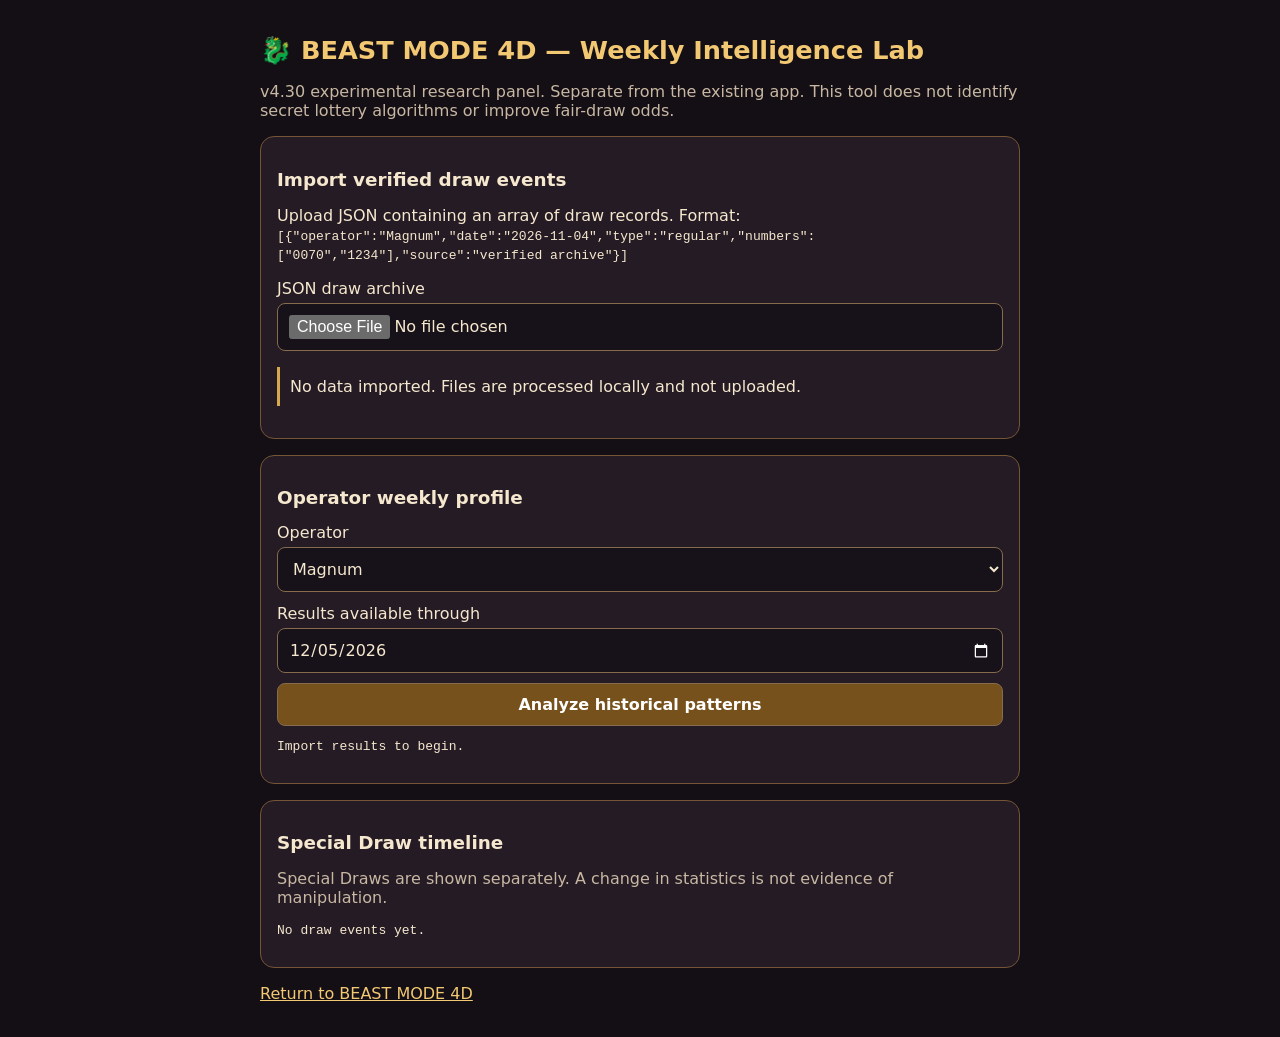
<file: weekly-lab.html>
<!doctype html>
<html lang="en"><head><meta charset="utf-8"><meta name="viewport" content="width=device-width,initial-scale=1"><title>BEAST MODE 4D — Weekly Intelligence Lab</title>
<style>
:root{color-scheme:dark;font-family:system-ui,sans-serif;background:#140f15;color:#f6e8ce}
body{max-width:760px;margin:auto;padding:18px}h1{color:#f3c873;font-size:1.6rem}h2{font-size:1.15rem}
section{background:#251b24;border:1px solid #745536;border-radius:14px;padding:16px;margin:16px 0}
label{display:block;margin:12px 0 5px}input,select,button,textarea{box-sizing:border-box;width:100%;background:#17121a;border:1px solid #866b4d;border-radius:8px;color:inherit;padding:11px;font:inherit}
button{background:#76511c;color:white;font-weight:700;cursor:pointer;margin-top:10px}button:focus-visible,input:focus-visible{outline:2px solid #ffd789}
small,.muted{color:#c8b8a3}pre{white-space:pre-wrap;overflow-wrap:anywhere} .status{padding:10px;border-left:3px solid #d7a74e}
</style></head><body><h1>🐉 BEAST MODE 4D — Weekly Intelligence Lab</h1>
<p class="muted">v4.30 experimental research panel. Separate from the existing app. This tool does not identify secret lottery algorithms or improve fair-draw odds.</p>
<section><h2>Import verified draw events</h2>
<p>Upload JSON containing an array of draw records. Format: <code>[{"operator":"Magnum","date":"2026-11-04","type":"regular","numbers":["0070","1234"],"source":"verified archive"}]</code></p>
<label for="file">JSON draw archive</label><input id="file" type="file" accept=".json,application/json"><p id="importStatus" class="status" role="status">No data imported. Files are processed locally and not uploaded.</p>
</section>
<section><h2>Operator weekly profile</h2><label for="operator">Operator</label><select id="operator"><option>Magnum</option><option>Toto</option><option>Da Ma Cai</option></select>
<label for="cutoff">Results available through</label><input id="cutoff" type="date">
<button id="analyze">Analyze historical patterns</button><pre id="result" aria-live="polite">Import results to begin.</pre>
</section>
<section><h2>Special Draw timeline</h2><p class="muted">Special Draws are shown separately. A change in statistics is not evidence of manipulation.</p><pre id="timeline">No draw events yet.</pre></section>
<p><a href="./index.html" style="color:#f3c873">Return to BEAST MODE 4D</a></p>
<script src="./weekly-intelligence.js"></script><script>
(()=>{'use strict';
const $=id=>document.getElementById(id),engine=window.BeastWeeklyIntelligence,monitor=engine.createMonitor();
$('cutoff').value=new Date(Date.now()+8*3600000).toISOString().slice(0,10);
function timeline(){const op=$('operator').value;const rows=monitor.draws().filter(d=>d.operator===op).sort((a,b)=>a.date.localeCompare(b.date));$('timeline').textContent=rows.length?rows.slice(-30).map(d=>d.date+' · '+d.type.toUpperCase()+' · '+d.numbers.length+' results').join('\n'):'No events for this operator.';}
$('operator').addEventListener('change',timeline);
$('file').addEventListener('change',async()=>{try{const f=$('file').files[0];if(!f)return;if(f.size>5e6)throw Error('File exceeds 5 MB');
const data=JSON.parse(await f.text());if(!Array.isArray(data))throw Error('Expected a JSON array');
let added=0;for(const row of data){if(monitor.ingest(row).added)added++;}
$('importStatus').textContent='Imported '+added+' new draw events. Total '+monitor.draws().length+'. Data remains in this browser tab.';timeline();
}catch(e){$('importStatus').textContent='Import error: '+e.message;}});
$('analyze').addEventListener('click',()=>{try{const p=monitor.snapshot($('operator').value,$('cutoff').value,new Date().toISOString()).profile;
$('result').textContent='Status: '+(p.status==='insufficient-data'?'Insufficient data — no reliable pattern detected':'Descriptive statistics only — no proven predictive signal')+'\nDraws: '+p.drawCount+'\nNumbers: '+p.numberCount+'\nDigit frequencies (0–9): '+p.digits.join(', ')+'\nMean digit sum: '+(p.meanDigitSum===null?'N/A':p.meanDigitSum.toFixed(2))+'\nRepeated digit groups: '+JSON.stringify(p.repeatedDigitGroups);
}catch(e){$('result').textContent='Analysis error: '+e.message;}});
})();
</script></body></html>
</file>
